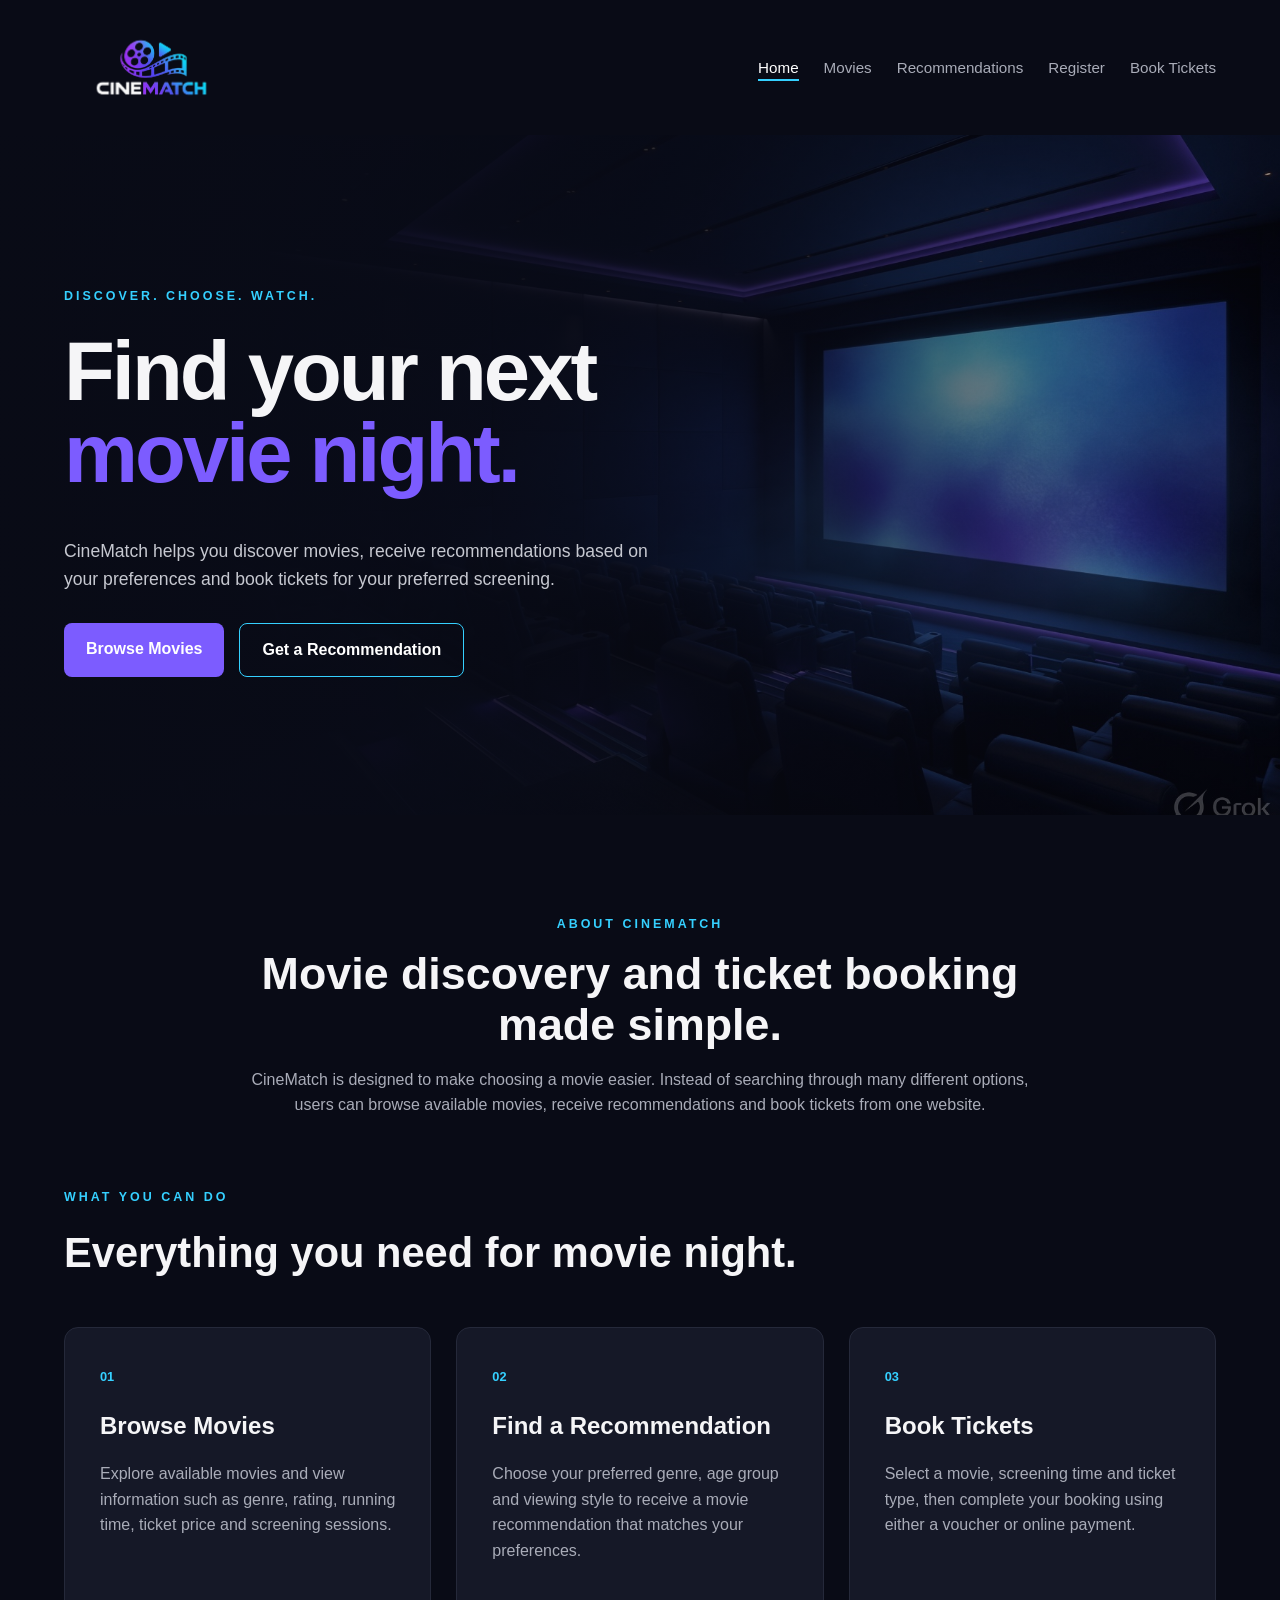
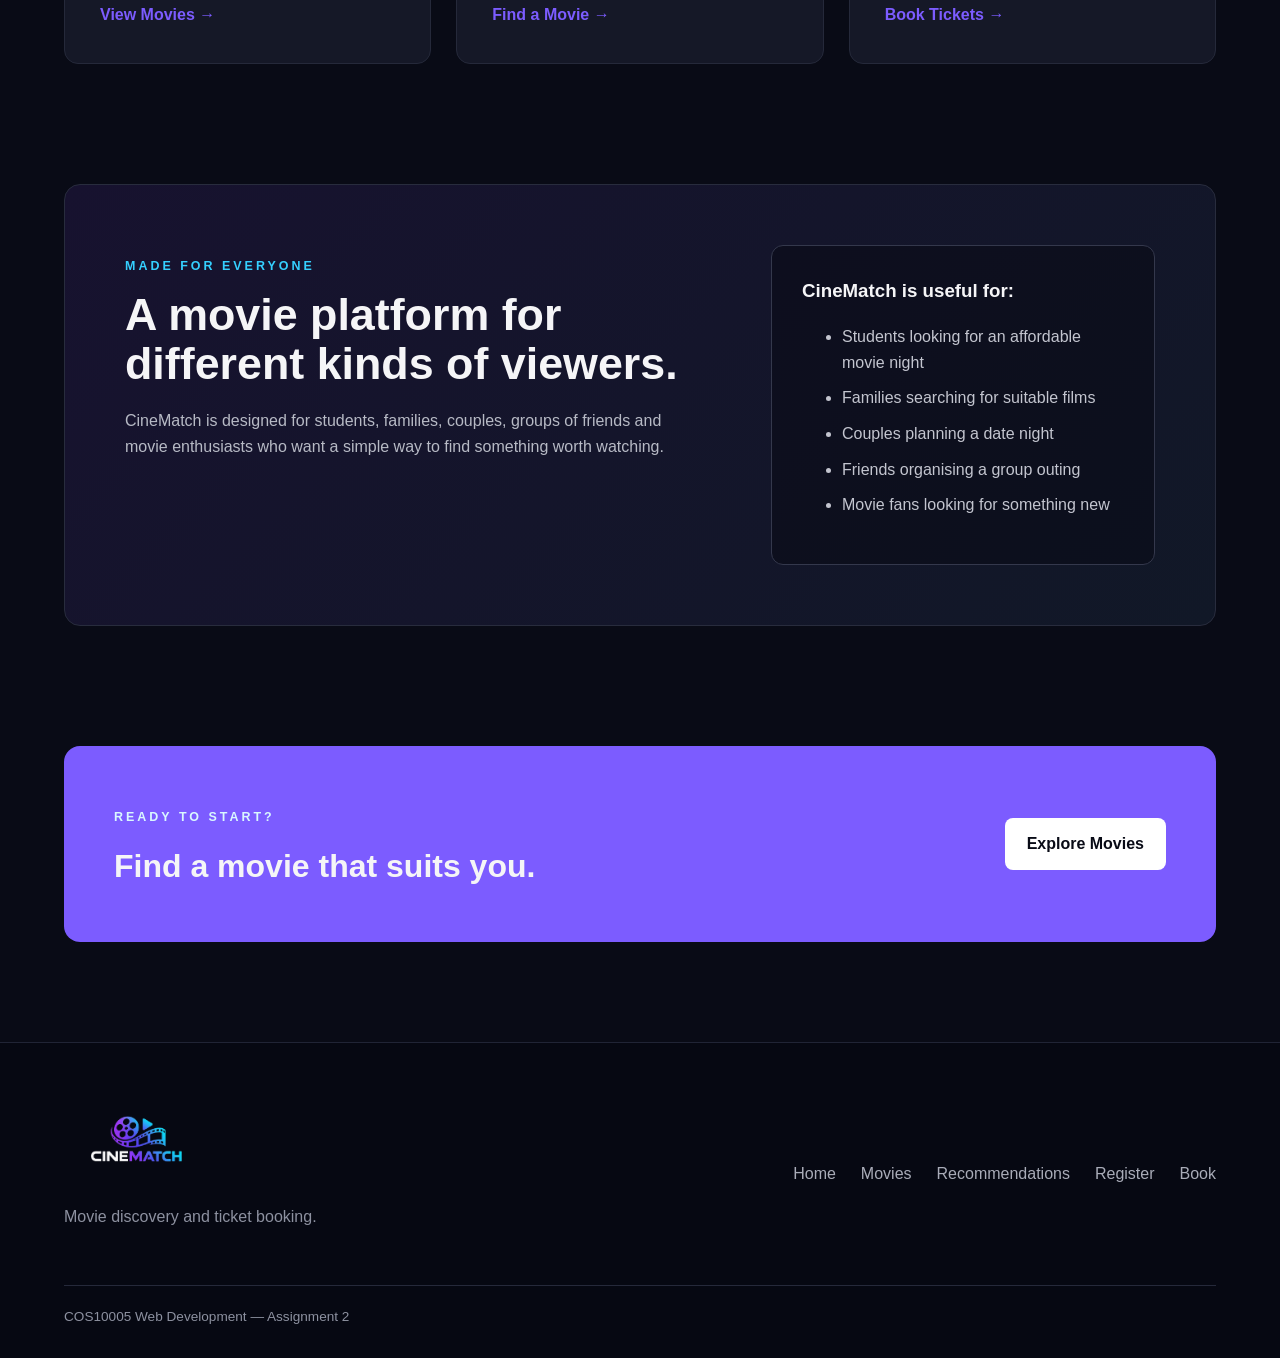
<file: assignment2/index.html>
<!DOCTYPE html>

<html lang="en">

<head>

    <meta charset="UTF-8">

    <meta name="viewport"
          content="width=device-width, initial-scale=1.0">

    <meta name="description"
          content="CineMatch movie discovery and ticket booking platform">

    <meta name="author"
          content="Mihin Premarathne">

    <title>CineMatch - Home</title>

    <link rel="stylesheet"
          href="css/style.css">

    <script src="js/script.js"
            defer></script>

</head>


<body>


    <header>

        <nav class="navbar">

            <a href="index.html"
               class="logo">

                <img src="images/logo.png"
                     alt="CineMatch logo">

            </a>


            <ul>

                <li>
                    <a href="index.html"
                       class="active">
                        Home
                    </a>
                </li>

                <li>
                    <a href="movies.html">
                        Movies
                    </a>
                </li>

                <li>
                    <a href="recommend.html">
                        Recommendations
                    </a>
                </li>

                <li>
                    <a href="register.html">
                        Register
                    </a>
                </li>

                <li>
                    <a href="booking.html">
                        Book Tickets
                    </a>
                </li>

            </ul>

        </nav>


        <section class="hero">

            <div class="hero-content">

                <p class="section-label">
                    DISCOVER. CHOOSE. WATCH.
                </p>

                <h1>
                    Find your next
                    <span>movie night.</span>
                </h1>

                <p class="hero-text">

                    CineMatch helps you discover movies,
                    receive recommendations based on your
                    preferences and book tickets for your
                    preferred screening.

                </p>


                <div class="hero-buttons">

                    <a href="movies.html"
                       class="primary-button">

                        Browse Movies

                    </a>


                    <a href="recommend.html"
                       class="secondary-button">

                        Get a Recommendation

                    </a>

                </div>

            </div>


            <div class="hero-image">

                <img src="images/hero.jpg"
                     alt="Cinema screen and seating">

            </div>

        </section>

    </header>



    <main>


        <section class="intro-section">

            <p class="section-label">
                ABOUT CINEMATCH
            </p>

            <h2>
                Movie discovery and ticket booking made simple.
            </h2>

            <p>

                CineMatch is designed to make choosing a movie
                easier. Instead of searching through many different
                options, users can browse available movies, receive
                recommendations and book tickets from one website.

            </p>

        </section>



        <section class="service-section">

            <div class="section-heading">

                <p class="section-label">
                    WHAT YOU CAN DO
                </p>

                <h2>
                    Everything you need for movie night.
                </h2>

            </div>


            <div class="service-grid">


                <article class="service-card">

                    <span>01</span>

                    <h3>
                        Browse Movies
                    </h3>

                    <p>

                        Explore available movies and view information
                        such as genre, rating, running time, ticket
                        price and screening sessions.

                    </p>

                    <a href="movies.html">
                        View Movies →
                    </a>

                </article>



                <article class="service-card">

                    <span>02</span>

                    <h3>
                        Find a Recommendation
                    </h3>

                    <p>

                        Choose your preferred genre, age group and
                        viewing style to receive a movie recommendation
                        that matches your preferences.

                    </p>

                    <a href="recommend.html">
                        Find a Movie →
                    </a>

                </article>



                <article class="service-card">

                    <span>03</span>

                    <h3>
                        Book Tickets
                    </h3>

                    <p>

                        Select a movie, screening time and ticket type,
                        then complete your booking using either a
                        voucher or online payment.

                    </p>

                    <a href="booking.html">
                        Book Tickets →
                    </a>

                </article>


            </div>

        </section>



        <section class="audience-section">


            <div class="audience-content">

                <p class="section-label">
                    MADE FOR EVERYONE
                </p>

                <h2>
                    A movie platform for different kinds of viewers.
                </h2>

                <p>

                    CineMatch is designed for students, families,
                    couples, groups of friends and movie enthusiasts
                    who want a simple way to find something worth
                    watching.

                </p>

            </div>


            <aside class="audience-list">

                <h3>
                    CineMatch is useful for:
                </h3>

                <ul>

                    <li>Students looking for an affordable movie night</li>

                    <li>Families searching for suitable films</li>

                    <li>Couples planning a date night</li>

                    <li>Friends organising a group outing</li>

                    <li>Movie fans looking for something new</li>

                </ul>

            </aside>


        </section>



        <section class="cta-section">

            <div>

                <p class="section-label">
                    READY TO START?
                </p>

                <h2>
                    Find a movie that suits you.
                </h2>

            </div>


            <a href="movies.html"
               class="primary-button">

                Explore Movies

            </a>

        </section>


    </main>



    <footer>

        <div class="footer-content">


            <div>

                <a href="index.html"
                   class="logo">

                    <img src="images/logo.png"
                         alt="CineMatch logo">

                </a>

                <p>
                    Movie discovery and ticket booking.
                </p>

            </div>


            <div class="footer-links">

                <a href="index.html">
                    Home
                </a>

                <a href="movies.html">
                    Movies
                </a>

                <a href="recommend.html">
                    Recommendations
                </a>

                <a href="register.html">
                    Register
                </a>

                <a href="booking.html">
                    Book
                </a>

            </div>


        </div>


        <hr>


        <p class="copyright">
            COS10005 Web Development — Assignment 2
        </p>

    </footer>


</body>

</html>
</file>
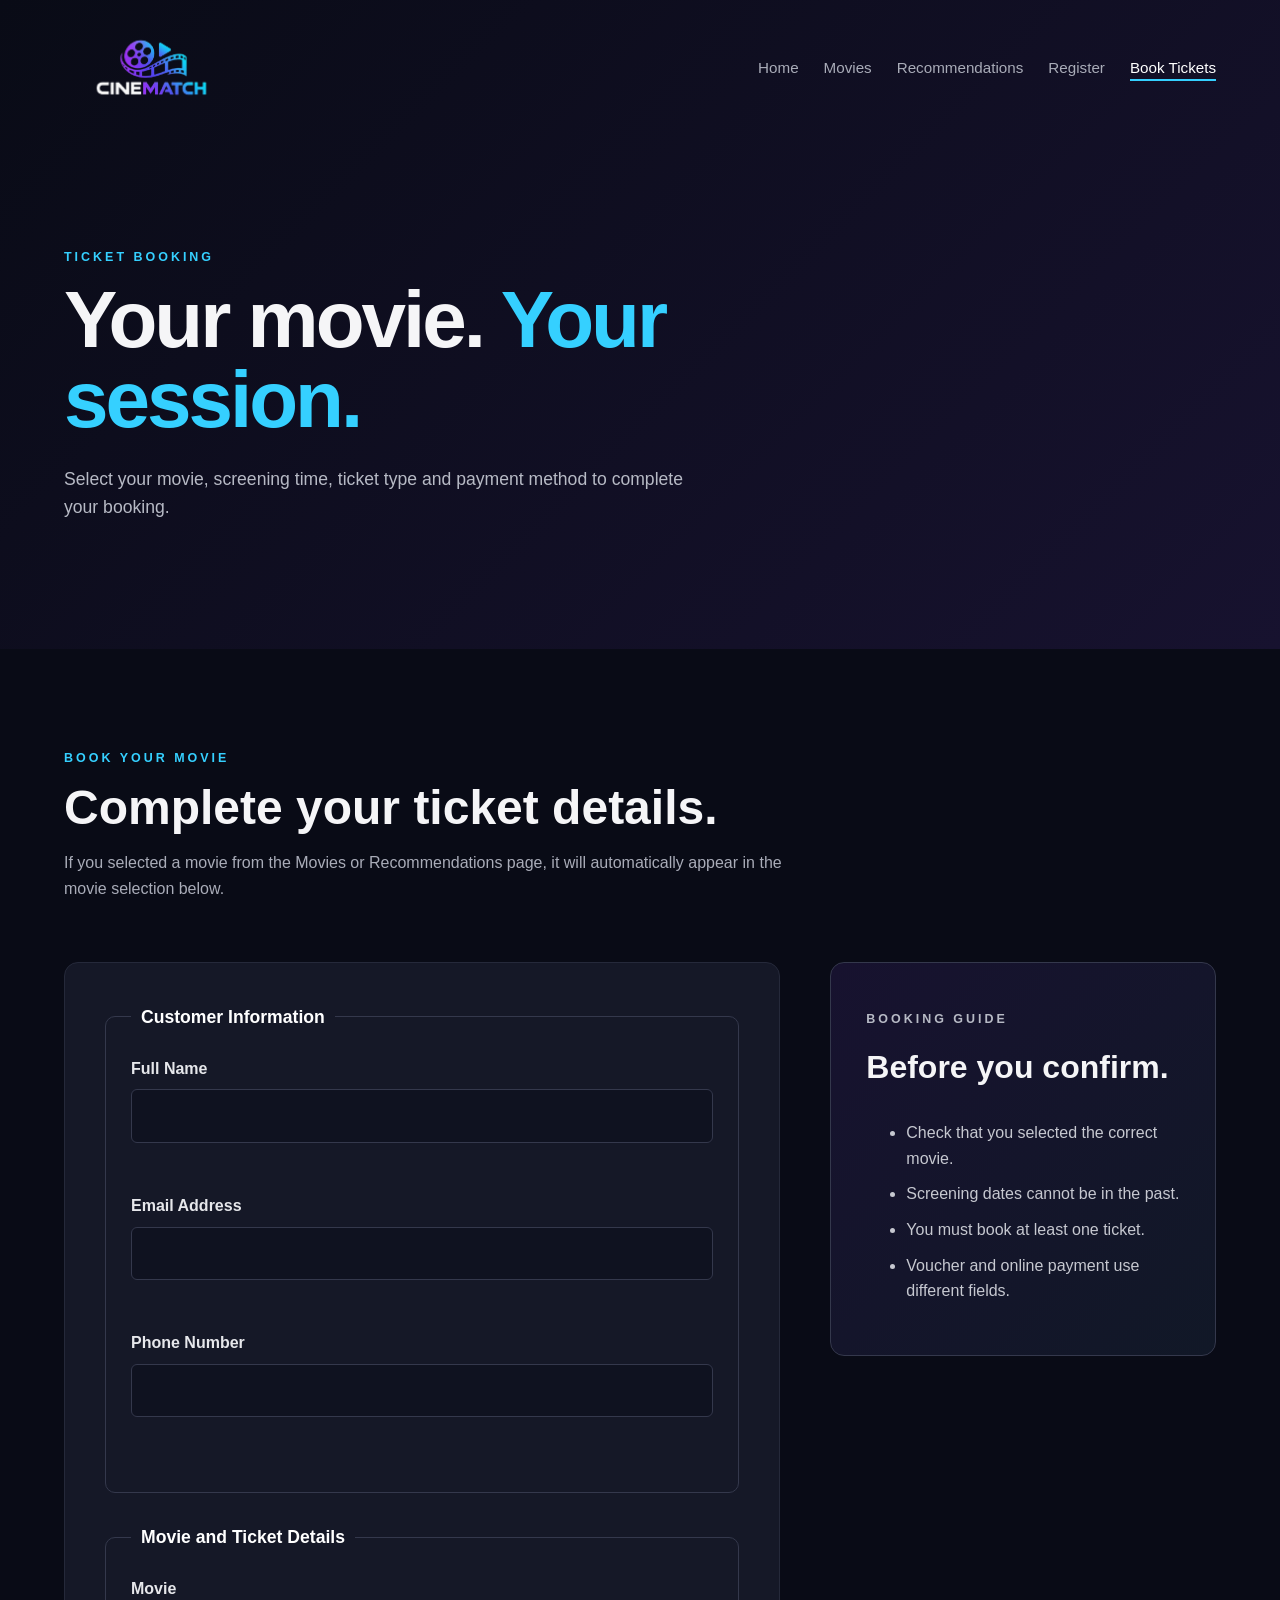
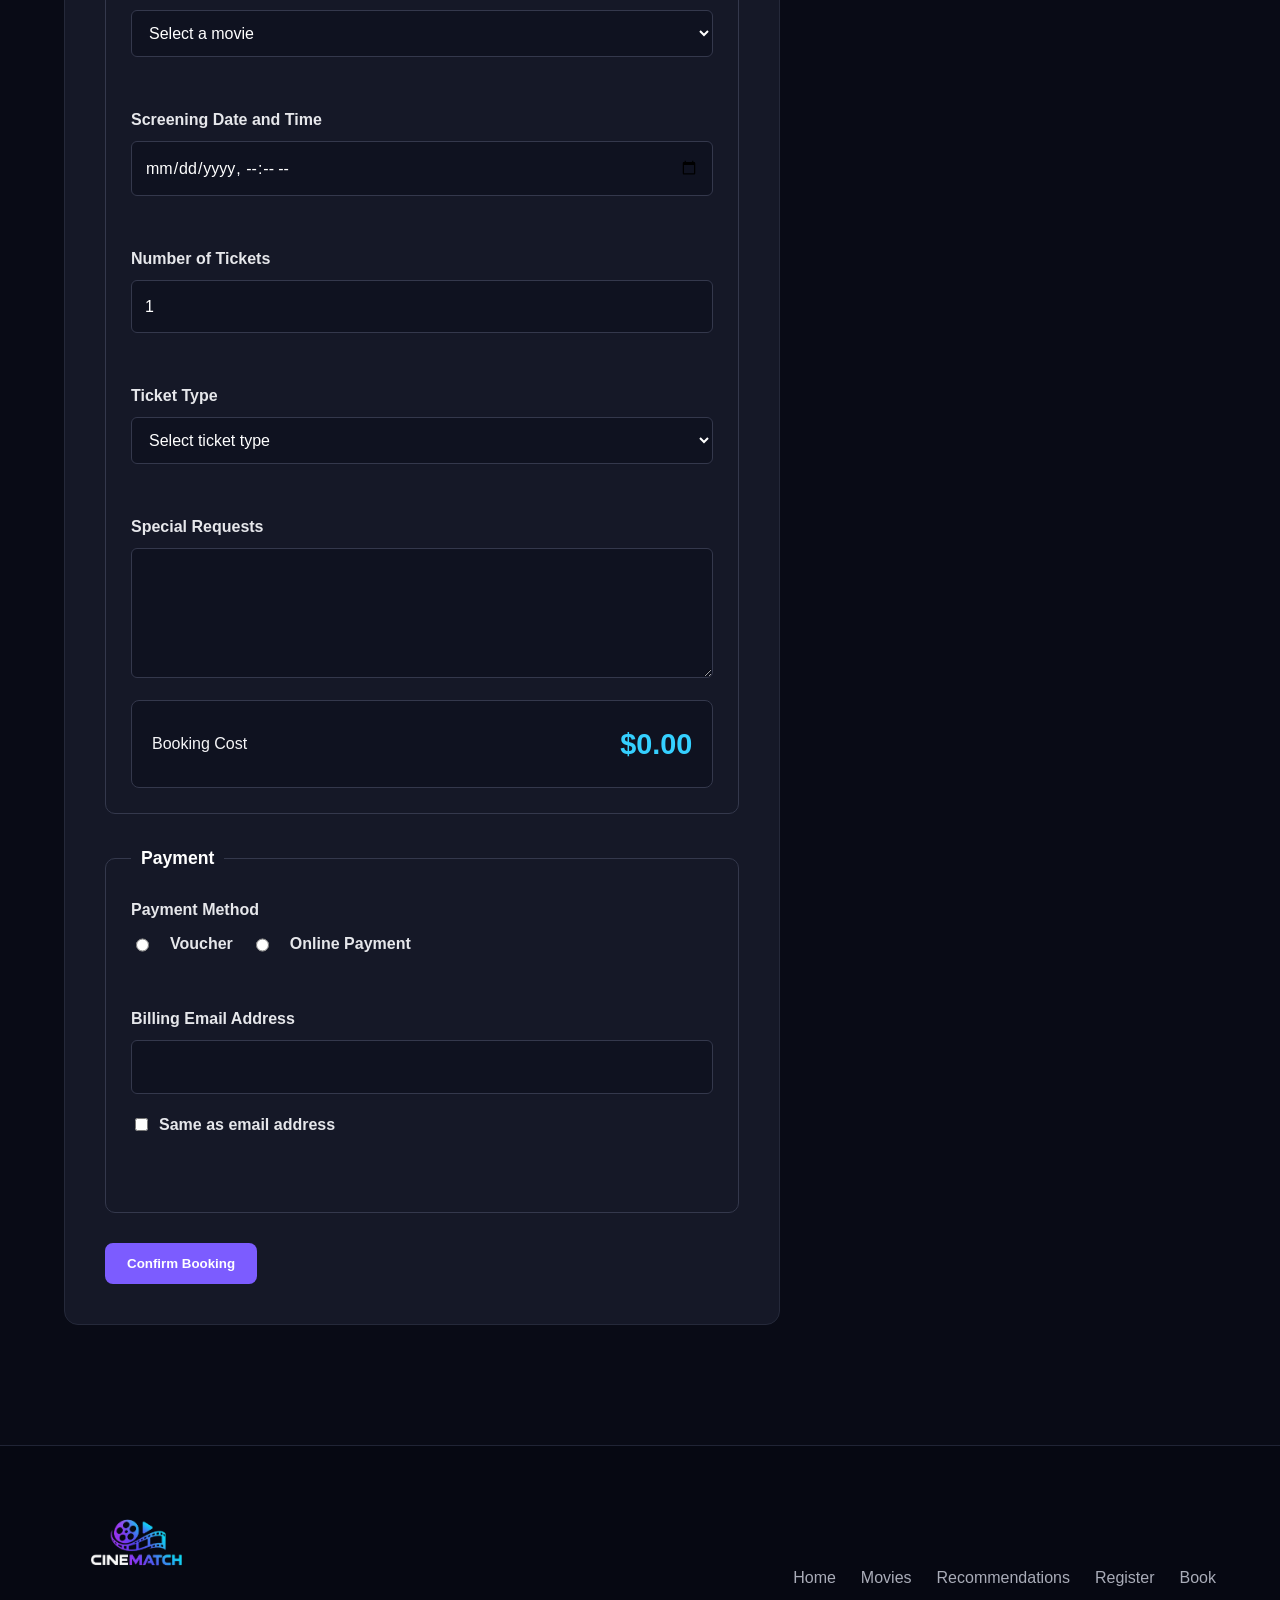
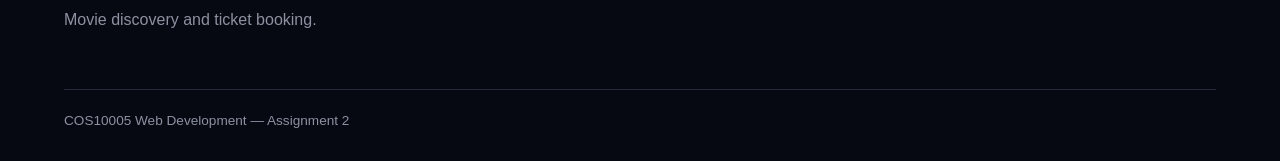
<file: assignment2/booking.html>
<!DOCTYPE html>

<html lang="en">

<head>

    <meta charset="UTF-8">

    <meta name="viewport"
          content="width=device-width, initial-scale=1.0">

    <meta name="description"
          content="Book movie tickets with CineMatch">

    <meta name="author"
          content="Mihin Premarathne">

    <title>CineMatch - Book Tickets</title>

    <link rel="stylesheet"
          href="css/style.css">

    <script src="js/script.js"
            defer></script>

</head>


<body>


    <header class="page-header">

        <nav class="navbar">

            <a href="index.html"
            class="logo">

                <img src="images/logo.png"
                    alt="CineMatch logo">

            </a>


            <ul>

                <li>
                    <a href="index.html">
                        Home
                    </a>
                </li>

                <li>
                    <a href="movies.html">
                        Movies
                    </a>
                </li>

                <li>
                    <a href="recommend.html">
                        Recommendations
                    </a>
                </li>

                <li>
                    <a href="register.html">
                        Register
                    </a>
                </li>

                <li>
                    <a href="booking.html"
                       class="active">
                        Book Tickets
                    </a>
                </li>

            </ul>

        </nav>


        <section class="page-hero">

            <p class="section-label">
                TICKET BOOKING
            </p>

            <h1>
                Your movie.
                <span>Your session.</span>
            </h1>

            <p>
                Select your movie, screening time, ticket type
                and payment method to complete your booking.
            </p>

        </section>

    </header>



    <main>


        <section class="form-intro">

            <p class="section-label">
                BOOK YOUR MOVIE
            </p>

            <h2>
                Complete your ticket details.
            </h2>

            <p>
                If you selected a movie from the Movies or
                Recommendations page, it will automatically
                appear in the movie selection below.
            </p>

        </section>



        <section class="booking-section">


            <form id="bookingForm"
                  class="main-form"
                  method="post"
                  action="http://mercury.swin.edu.au/it000000/cos10005/regtest.php"
                  novalidate>


                <fieldset>

                    <legend>
                        Customer Information
                    </legend>



                    <div class="form-group">

                        <label for="bookingName">
                            Full Name
                        </label>

                        <input type="text"
                               id="bookingName"
                               name="fullName">

                        <span class="error-message"
                              id="bookingNameError">
                        </span>

                    </div>



                    <div class="form-group">

                        <label for="bookingEmail">
                            Email Address
                        </label>

                        <input type="email"
                               id="bookingEmail"
                               name="email">

                        <span class="error-message"
                              id="bookingEmailError">
                        </span>

                    </div>



                    <div class="form-group">

                        <label for="bookingPhone">
                            Phone Number
                        </label>

                        <input type="text"
                               id="bookingPhone"
                               name="phone">

                        <span class="error-message"
                              id="bookingPhoneError">
                        </span>

                    </div>


                </fieldset>



                <fieldset>

                    <legend>
                        Movie and Ticket Details
                    </legend>



                    <div class="form-group">

                        <label for="movieSelect">
                            Movie
                        </label>

                        <select id="movieSelect"
                                name="movie">

                            <option value="">
                                Select a movie
                            </option>

                            <option value="Neon Pursuit">
                                Neon Pursuit
                            </option>

                            <option value="Side Quest">
                                Side Quest
                            </option>

                            <option value="Star Garden">
                                Star Garden
                            </option>

                            <option value="Paper Moons">
                                Paper Moons
                            </option>

                            <option value="Skybound">
                                Skybound
                            </option>

                            <option value="Weekend Reset">
                                Weekend Reset
                            </option>

                        </select>

                        <span class="error-message"
                              id="movieError">
                        </span>

                    </div>



                    <div class="form-group">

                        <label for="screeningDateTime">
                            Screening Date and Time
                        </label>

                        <input type="datetime-local"
                               id="screeningDateTime"
                               name="screeningDateTime">

                        <span class="error-message"
                              id="screeningError">
                        </span>

                    </div>



                    <div class="form-group">

                        <label for="ticketQuantity">
                            Number of Tickets
                        </label>

                        <input type="number"
                               id="ticketQuantity"
                               name="ticketQuantity"
                               min="1"
                               value="1">

                        <span class="error-message"
                              id="ticketQuantityError">
                        </span>

                    </div>



                    <div class="form-group">

                        <label for="ticketType">
                            Ticket Type
                        </label>

                        <select id="ticketType"
                                name="ticketType">

                            <option value="">
                                Select ticket type
                            </option>

                            <option value="Adult">
                                Adult
                            </option>

                            <option value="Child">
                                Child
                            </option>

                            <option value="Student">
                                Student
                            </option>

                        </select>

                        <span class="error-message"
                              id="ticketTypeError">
                        </span>

                    </div>



                    <div class="form-group">

                        <label for="specialRequests">
                            Special Requests
                        </label>

                        <textarea id="specialRequests"
                                  name="specialRequests"
                                  rows="4"
                                  placeholder="Optional">
                        </textarea>

                    </div>



                    <div class="booking-cost">

                        <span>
                            Booking Cost
                        </span>

                        <strong id="bookingCost">
                            $0.00
                        </strong>

                    </div>


                </fieldset>



                <fieldset>

                    <legend>
                        Payment
                    </legend>



                    <div class="form-group">

                        <span class="form-label">
                            Payment Method
                        </span>


                        <div class="option-group">

                            <input type="radio"
                                   id="paymentVoucher"
                                   name="paymentMethod"
                                   value="Voucher">

                            <label for="paymentVoucher">
                                Voucher
                            </label>


                            <input type="radio"
                                   id="paymentOnline"
                                   name="paymentMethod"
                                   value="Online">

                            <label for="paymentOnline">
                                Online Payment
                            </label>

                        </div>


                        <span class="error-message"
                              id="paymentMethodError">
                        </span>

                    </div>



                    <div id="voucherFields"
                         class="conditional-fields"
                         hidden>


                        <div class="form-group">

                            <label for="voucherCode">
                                Voucher Code
                            </label>

                            <input type="text"
                                   id="voucherCode"
                                   name="voucherCode"
                                   maxlength="12">

                            <span class="form-hint">
                                Enter the 12-digit voucher code.
                            </span>

                        </div>


                    </div>



                    <div id="cardFields"
                         class="conditional-fields"
                         hidden>


                        <div class="form-group">

                            <label for="cardType">
                                Card Type
                            </label>

                            <select id="cardType"
                                    name="cardType">

                                <option value="">
                                    Select card type
                                </option>

                                <option value="Visa">
                                    Visa
                                </option>

                                <option value="Mastercard">
                                    Mastercard
                                </option>

                                <option value="Amex">
                                    American Express
                                </option>

                            </select>

                            <span class="error-message"
                                  id="cardTypeError">
                            </span>

                        </div>



                        <div class="form-group">

                            <label for="cardNumber">
                                Card Number
                            </label>

                            <input type="text"
                                   id="cardNumber"
                                   name="cardNumber"
                                   autocomplete="off">


                            <span class="error-message"
                                  id="cardNumberError">
                            </span>

                        </div>


                    </div>



                    <div class="form-group">

                        <label for="billingEmail">
                            Billing Email Address
                        </label>

                        <input type="email"
                               id="billingEmail"
                               name="billingEmail">


                        <div class="single-checkbox">

                            <input type="checkbox"
                                   id="sameEmail"
                                   name="sameEmail">

                            <label for="sameEmail">
                                Same as email address
                            </label>

                        </div>


                        <span class="error-message"
                              id="billingEmailError">
                        </span>

                    </div>


                </fieldset>



                <div class="form-button">

                    <input type="submit"
                           value="Confirm Booking"
                           class="primary-button">

                </div>


            </form>



            <aside class="booking-summary">

                <p class="section-label">
                    BOOKING GUIDE
                </p>

                <h2>
                    Before you confirm.
                </h2>

                <ul>

                    <li>
                        Check that you selected the correct movie.
                    </li>

                    <li>
                        Screening dates cannot be in the past.
                    </li>

                    <li>
                        You must book at least one ticket.
                    </li>

                    <li>
                        Voucher and online payment use different fields.
                    </li>

                </ul>

            </aside>


        </section>


    </main>



    <footer>

        <div class="footer-content">


            <div>

                <a href="index.html"
                class="logo">

                    <img src="images/logo.png"
                        alt="CineMatch logo">

                </a>

                <p>
                    Movie discovery and ticket booking.
                </p>

            </div>


            <div class="footer-links">

                <a href="index.html">
                    Home
                </a>

                <a href="movies.html">
                    Movies
                </a>

                <a href="recommend.html">
                    Recommendations
                </a>

                <a href="register.html">
                    Register
                </a>

                <a href="booking.html">
                    Book
                </a>

            </div>


        </div>


        <hr>


        <p class="copyright">
            COS10005 Web Development — Assignment 2
        </p>

    </footer>


</body>

</html>
</file>
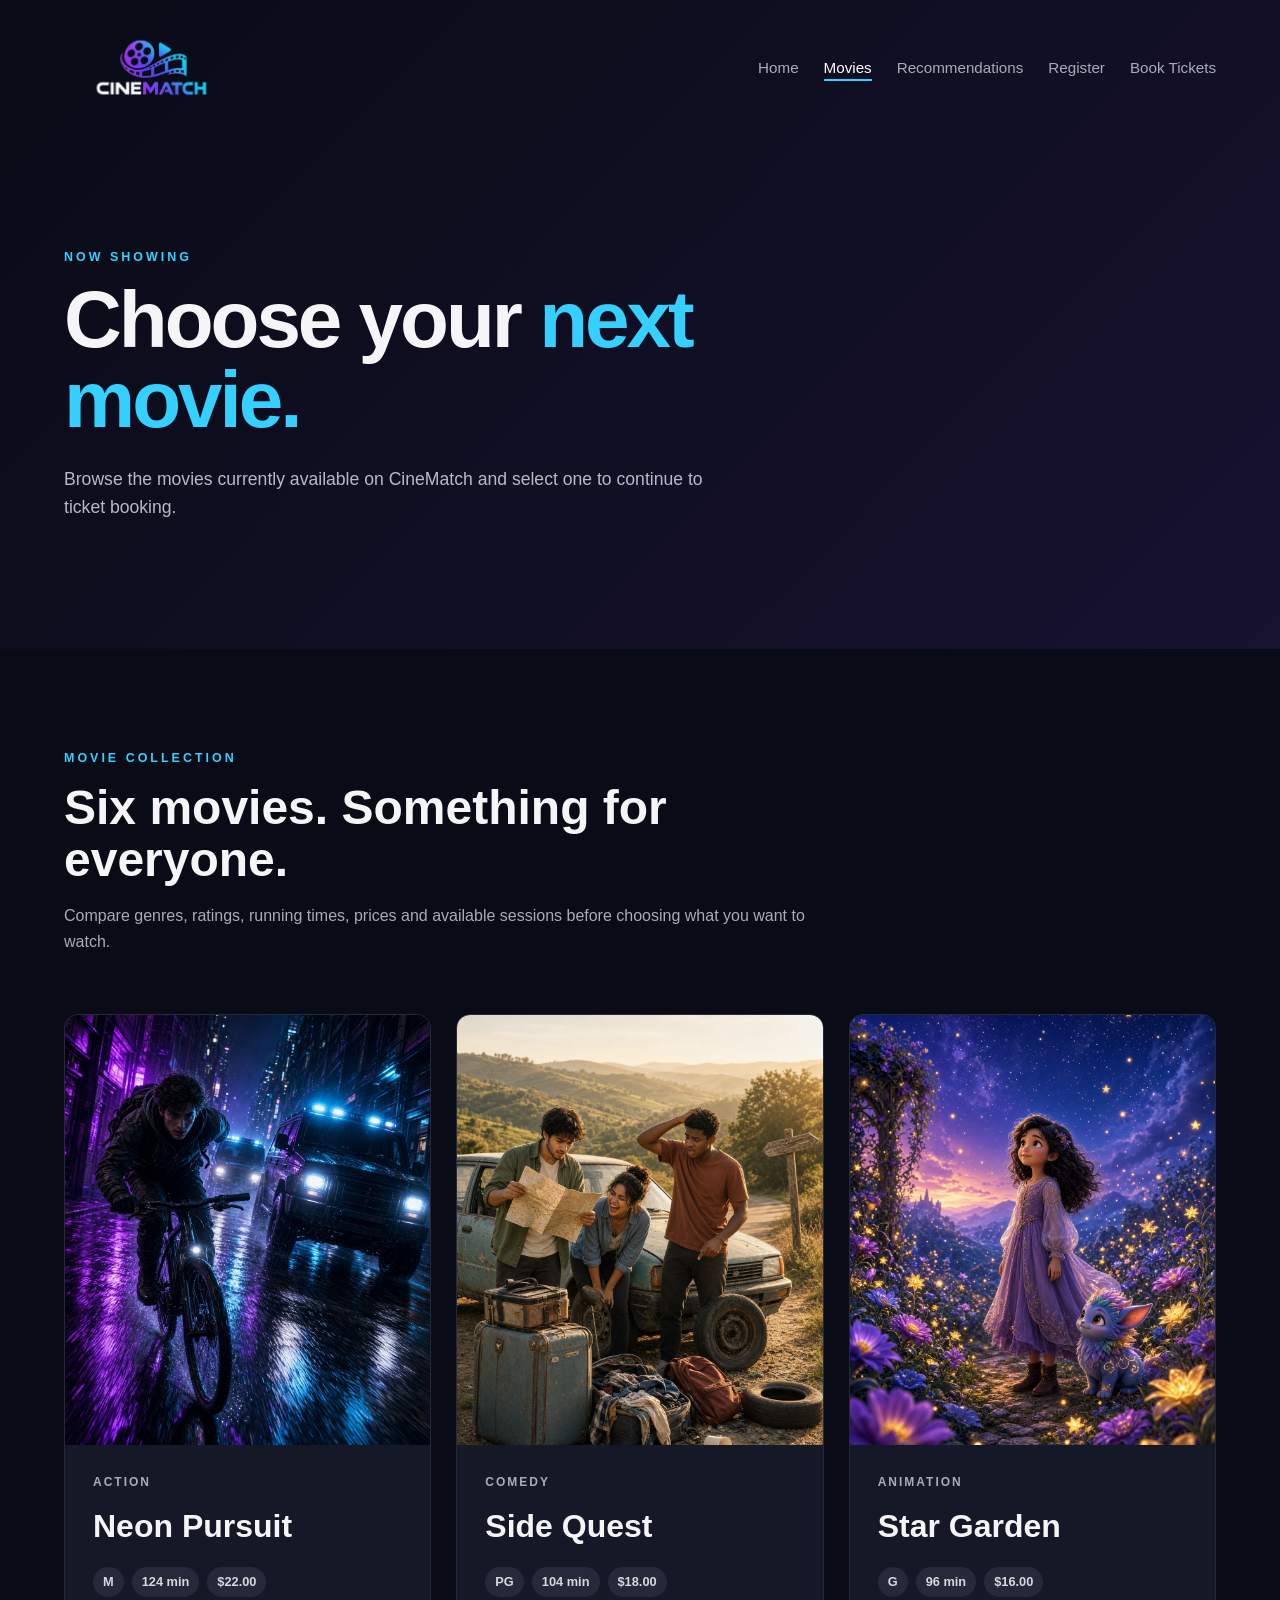
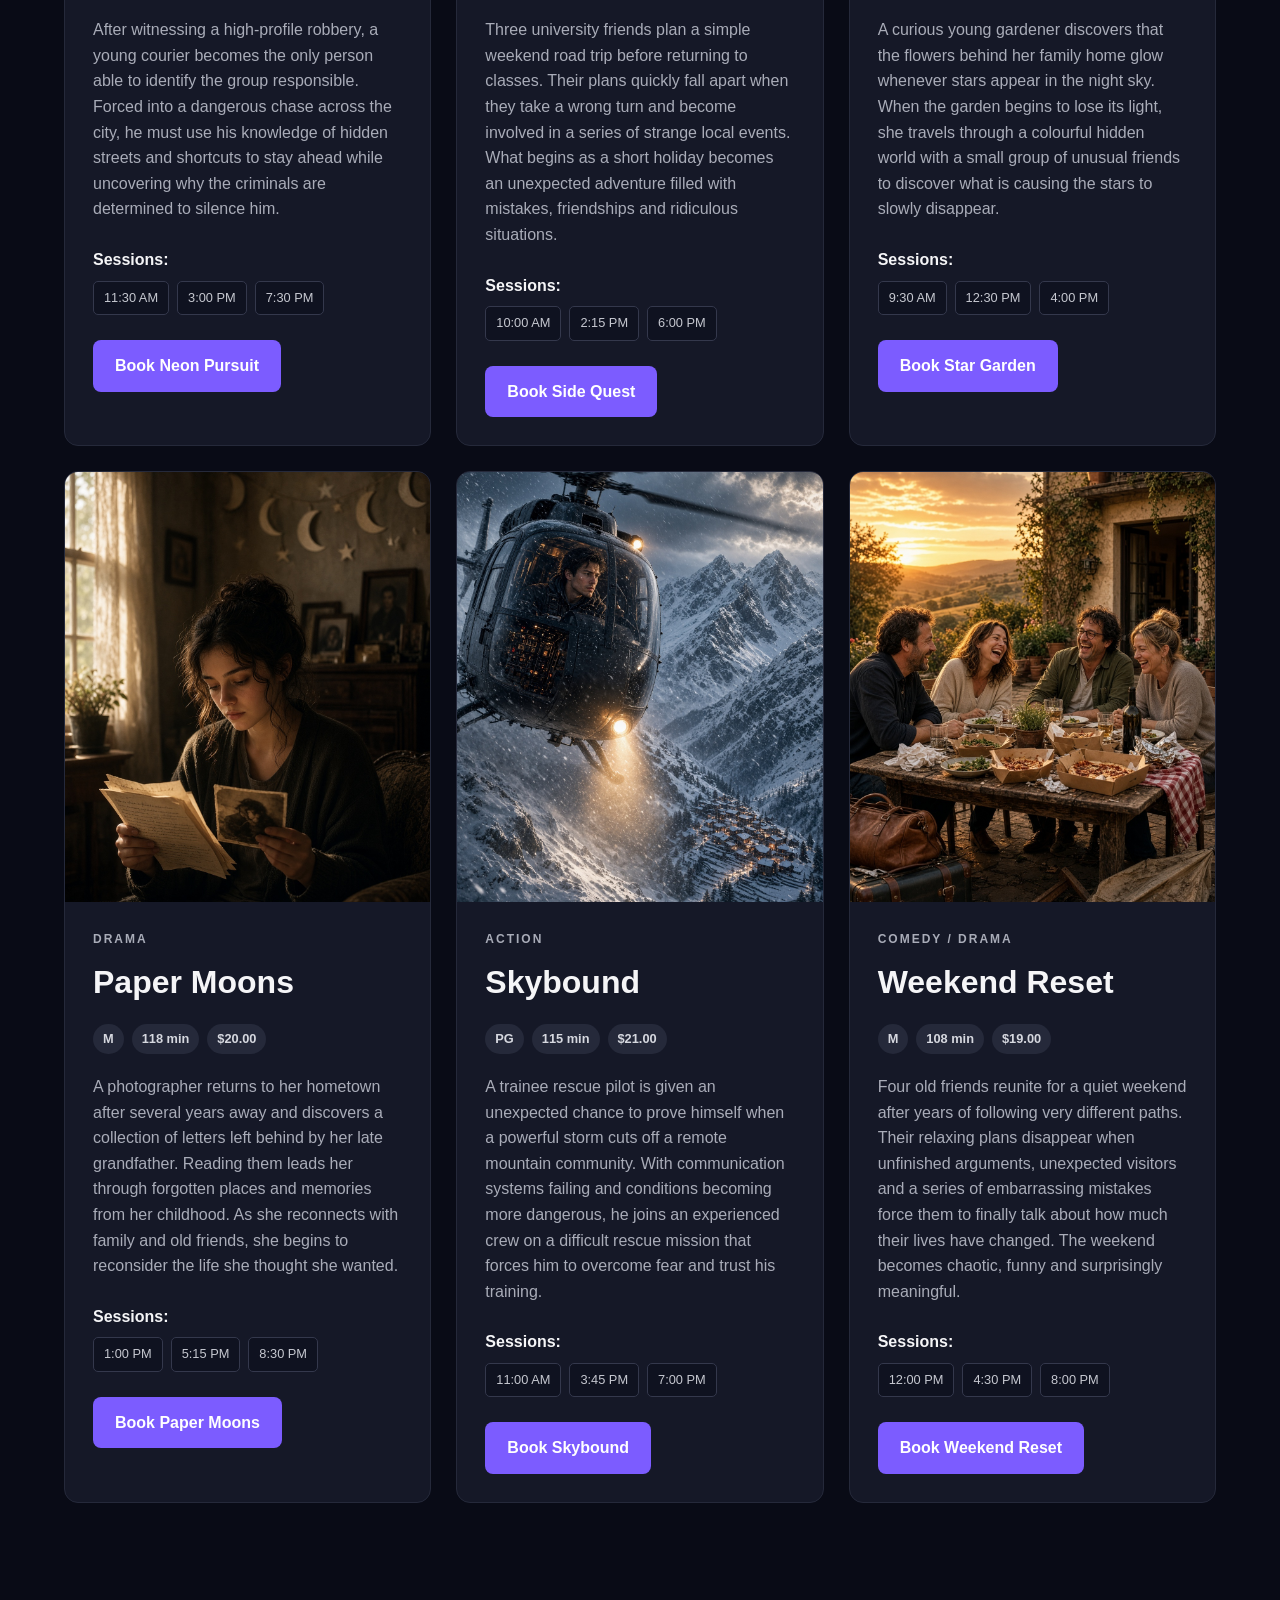
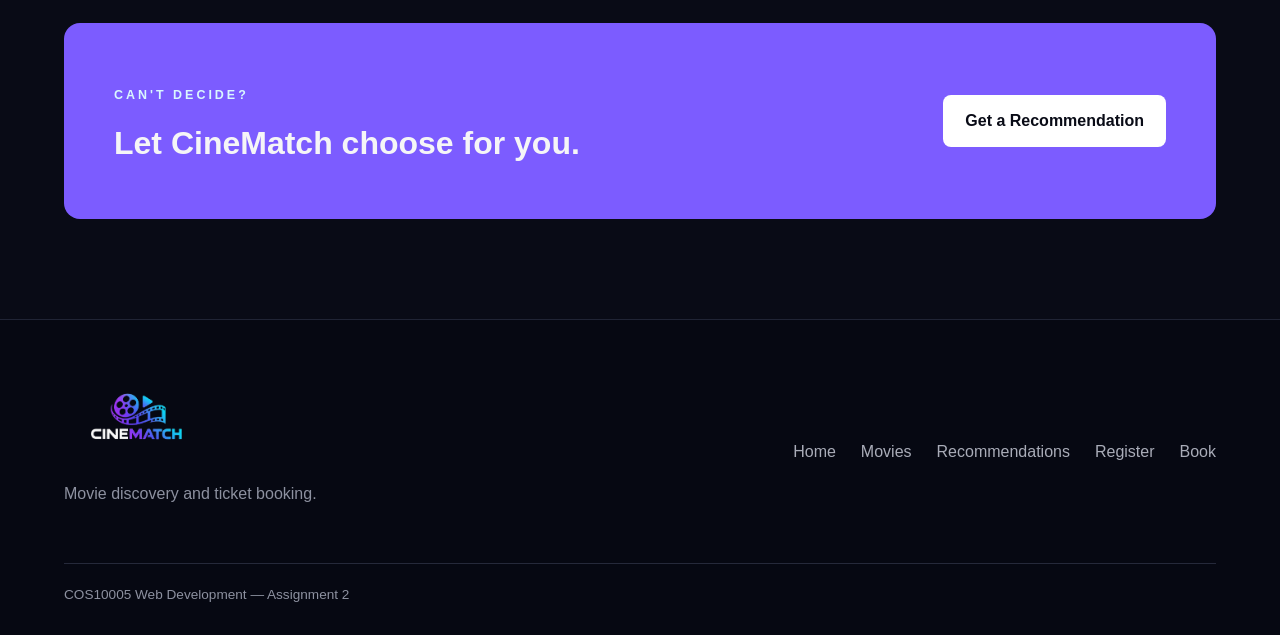
<file: assignment2/movies.html>
<!DOCTYPE html>

<html lang="en">

<head>

    <meta charset="UTF-8">

    <meta name="viewport"
          content="width=device-width, initial-scale=1.0">

    <meta name="description"
          content="Browse movies available on CineMatch">

    <meta name="author"
          content="Mihin Premarathne">

    <title>CineMatch - Movies</title>

    <link rel="stylesheet"
          href="css/style.css">

    <script src="js/script.js"
            defer></script>

</head>


<body>


    <header class="page-header">

        <nav class="navbar">

            <a href="index.html"
            class="logo">
                <img src="images/logo.png"
                    alt="CineMatch logo">
            </a>


            <ul>

                <li>
                    <a href="index.html">
                        Home
                    </a>
                </li>

                <li>
                    <a href="movies.html"
                       class="active">
                        Movies
                    </a>
                </li>

                <li>
                    <a href="recommend.html">
                        Recommendations
                    </a>
                </li>

                <li>
                    <a href="register.html">
                        Register
                    </a>
                </li>

                <li>
                    <a href="booking.html">
                        Book Tickets
                    </a>
                </li>

            </ul>

        </nav>


        <section class="page-hero">

            <p class="section-label">
                NOW SHOWING
            </p>

            <h1>
                Choose your
                <span>next movie.</span>
            </h1>

            <p>
                Browse the movies currently available on CineMatch
                and select one to continue to ticket booking.
            </p>

        </section>

    </header>



    <main>


        <section class="movies-intro">

            <p class="section-label">
                MOVIE COLLECTION
            </p>

            <h2>
                Six movies. Something for everyone.
            </h2>

            <p>
                Compare genres, ratings, running times, prices and
                available sessions before choosing what you want to watch.
            </p>

        </section>



        <section class="movie-grid">


            <article class="movie-card">

                <img src="images/movie1.jpg"
                     alt="Poster for Neon Pursuit">

                <div class="movie-content">

                    <p class="movie-genre">
                        ACTION
                    </p>

                    <h2>
                        Neon Pursuit
                    </h2>


                    <div class="movie-details">

                        <span>M</span>
                        <span>124 min</span>
                        <span>$22.00</span>

                    </div>


                    <p>
                        After witnessing a high-profile robbery, a young
                        courier becomes the only person able to identify
                        the group responsible. Forced into a dangerous
                        chase across the city, he must use his knowledge
                        of hidden streets and shortcuts to stay ahead
                        while uncovering why the criminals are determined
                        to silence him.
                    </p>


                    <div class="sessions">

                        <strong>Sessions:</strong>

                        <span>11:30 AM</span>
                        <span>3:00 PM</span>
                        <span>7:30 PM</span>

                    </div>


                    <a href="booking.html?movie=Neon%20Pursuit"
                       class="primary-button">

                        Book Neon Pursuit

                    </a>

                </div>

            </article>



            <article class="movie-card">

                <img src="images/movie2.jpg"
                     alt="Poster for Side Quest">

                <div class="movie-content">

                    <p class="movie-genre">
                        COMEDY
                    </p>

                    <h2>
                        Side Quest
                    </h2>


                    <div class="movie-details">

                        <span>PG</span>
                        <span>104 min</span>
                        <span>$18.00</span>

                    </div>


                    <p>
                        Three university friends plan a simple weekend
                        road trip before returning to classes. Their plans
                        quickly fall apart when they take a wrong turn
                        and become involved in a series of strange local
                        events. What begins as a short holiday becomes
                        an unexpected adventure filled with mistakes,
                        friendships and ridiculous situations.
                    </p>


                    <div class="sessions">

                        <strong>Sessions:</strong>

                        <span>10:00 AM</span>
                        <span>2:15 PM</span>
                        <span>6:00 PM</span>

                    </div>


                    <a href="booking.html?movie=Side%20Quest"
                       class="primary-button">

                        Book Side Quest

                    </a>

                </div>

            </article>



            <article class="movie-card">

                <img src="images/movie3.jpg"
                     alt="Poster for Star Garden">

                <div class="movie-content">

                    <p class="movie-genre">
                        ANIMATION
                    </p>

                    <h2>
                        Star Garden
                    </h2>


                    <div class="movie-details">

                        <span>G</span>
                        <span>96 min</span>
                        <span>$16.00</span>

                    </div>


                    <p>
                        A curious young gardener discovers that the
                        flowers behind her family home glow whenever
                        stars appear in the night sky. When the garden
                        begins to lose its light, she travels through a
                        colourful hidden world with a small group of
                        unusual friends to discover what is causing the
                        stars to slowly disappear.
                    </p>


                    <div class="sessions">

                        <strong>Sessions:</strong>

                        <span>9:30 AM</span>
                        <span>12:30 PM</span>
                        <span>4:00 PM</span>

                    </div>


                    <a href="booking.html?movie=Star%20Garden"
                       class="primary-button">

                        Book Star Garden

                    </a>

                </div>

            </article>



            <article class="movie-card">

                <img src="images/movie4.jpg"
                     alt="Poster for Paper Moons">

                <div class="movie-content">

                    <p class="movie-genre">
                        DRAMA
                    </p>

                    <h2>
                        Paper Moons
                    </h2>


                    <div class="movie-details">

                        <span>M</span>
                        <span>118 min</span>
                        <span>$20.00</span>

                    </div>


                    <p>
                        A photographer returns to her hometown after
                        several years away and discovers a collection
                        of letters left behind by her late grandfather.
                        Reading them leads her through forgotten places
                        and memories from her childhood. As she reconnects
                        with family and old friends, she begins to reconsider
                        the life she thought she wanted.
                    </p>


                    <div class="sessions">

                        <strong>Sessions:</strong>

                        <span>1:00 PM</span>
                        <span>5:15 PM</span>
                        <span>8:30 PM</span>

                    </div>


                    <a href="booking.html?movie=Paper%20Moons"
                       class="primary-button">

                        Book Paper Moons

                    </a>

                </div>

            </article>



            <article class="movie-card">

                <img src="images/movie5.jpg"
                     alt="Poster for Skybound">

                <div class="movie-content">

                    <p class="movie-genre">
                        ACTION
                    </p>

                    <h2>
                        Skybound
                    </h2>


                    <div class="movie-details">

                        <span>PG</span>
                        <span>115 min</span>
                        <span>$21.00</span>

                    </div>


                    <p>
                        A trainee rescue pilot is given an unexpected
                        chance to prove himself when a powerful storm
                        cuts off a remote mountain community. With
                        communication systems failing and conditions
                        becoming more dangerous, he joins an experienced
                        crew on a difficult rescue mission that forces
                        him to overcome fear and trust his training.
                    </p>


                    <div class="sessions">

                        <strong>Sessions:</strong>

                        <span>11:00 AM</span>
                        <span>3:45 PM</span>
                        <span>7:00 PM</span>

                    </div>


                    <a href="booking.html?movie=Skybound"
                       class="primary-button">

                        Book Skybound

                    </a>

                </div>

            </article>



            <article class="movie-card">

                <img src="images/movie6.jpg"
                     alt="Poster for Weekend Reset">

                <div class="movie-content">

                    <p class="movie-genre">
                        COMEDY / DRAMA
                    </p>

                    <h2>
                        Weekend Reset
                    </h2>


                    <div class="movie-details">

                        <span>M</span>
                        <span>108 min</span>
                        <span>$19.00</span>

                    </div>


                    <p>
                        Four old friends reunite for a quiet weekend
                        after years of following very different paths.
                        Their relaxing plans disappear when unfinished
                        arguments, unexpected visitors and a series of
                        embarrassing mistakes force them to finally talk
                        about how much their lives have changed. The
                        weekend becomes chaotic, funny and surprisingly
                        meaningful.
                    </p>


                    <div class="sessions">

                        <strong>Sessions:</strong>

                        <span>12:00 PM</span>
                        <span>4:30 PM</span>
                        <span>8:00 PM</span>

                    </div>


                    <a href="booking.html?movie=Weekend%20Reset"
                       class="primary-button">

                        Book Weekend Reset

                    </a>

                </div>

            </article>


        </section>



        <section class="cta-section">

            <div>

                <p class="section-label">
                    CAN'T DECIDE?
                </p>

                <h2>
                    Let CineMatch choose for you.
                </h2>

            </div>


            <a href="recommend.html"
               class="primary-button">

                Get a Recommendation

            </a>

        </section>


    </main>



    <footer>

        <div class="footer-content">


            <div>

                <a href="index.html"
                class="logo">

                    <img src="images/logo.png"
                        alt="CineMatch logo">

                </a>

                <p>
                    Movie discovery and ticket booking.
                </p>

            </div>


            <div class="footer-links">

                <a href="index.html">
                    Home
                </a>

                <a href="movies.html">
                    Movies
                </a>

                <a href="recommend.html">
                    Recommendations
                </a>

                <a href="register.html">
                    Register
                </a>

                <a href="booking.html">
                    Book
                </a>

            </div>


        </div>


        <hr>


        <p class="copyright">
            COS10005 Web Development — Assignment 2
        </p>

    </footer>


</body>

</html>
</file>
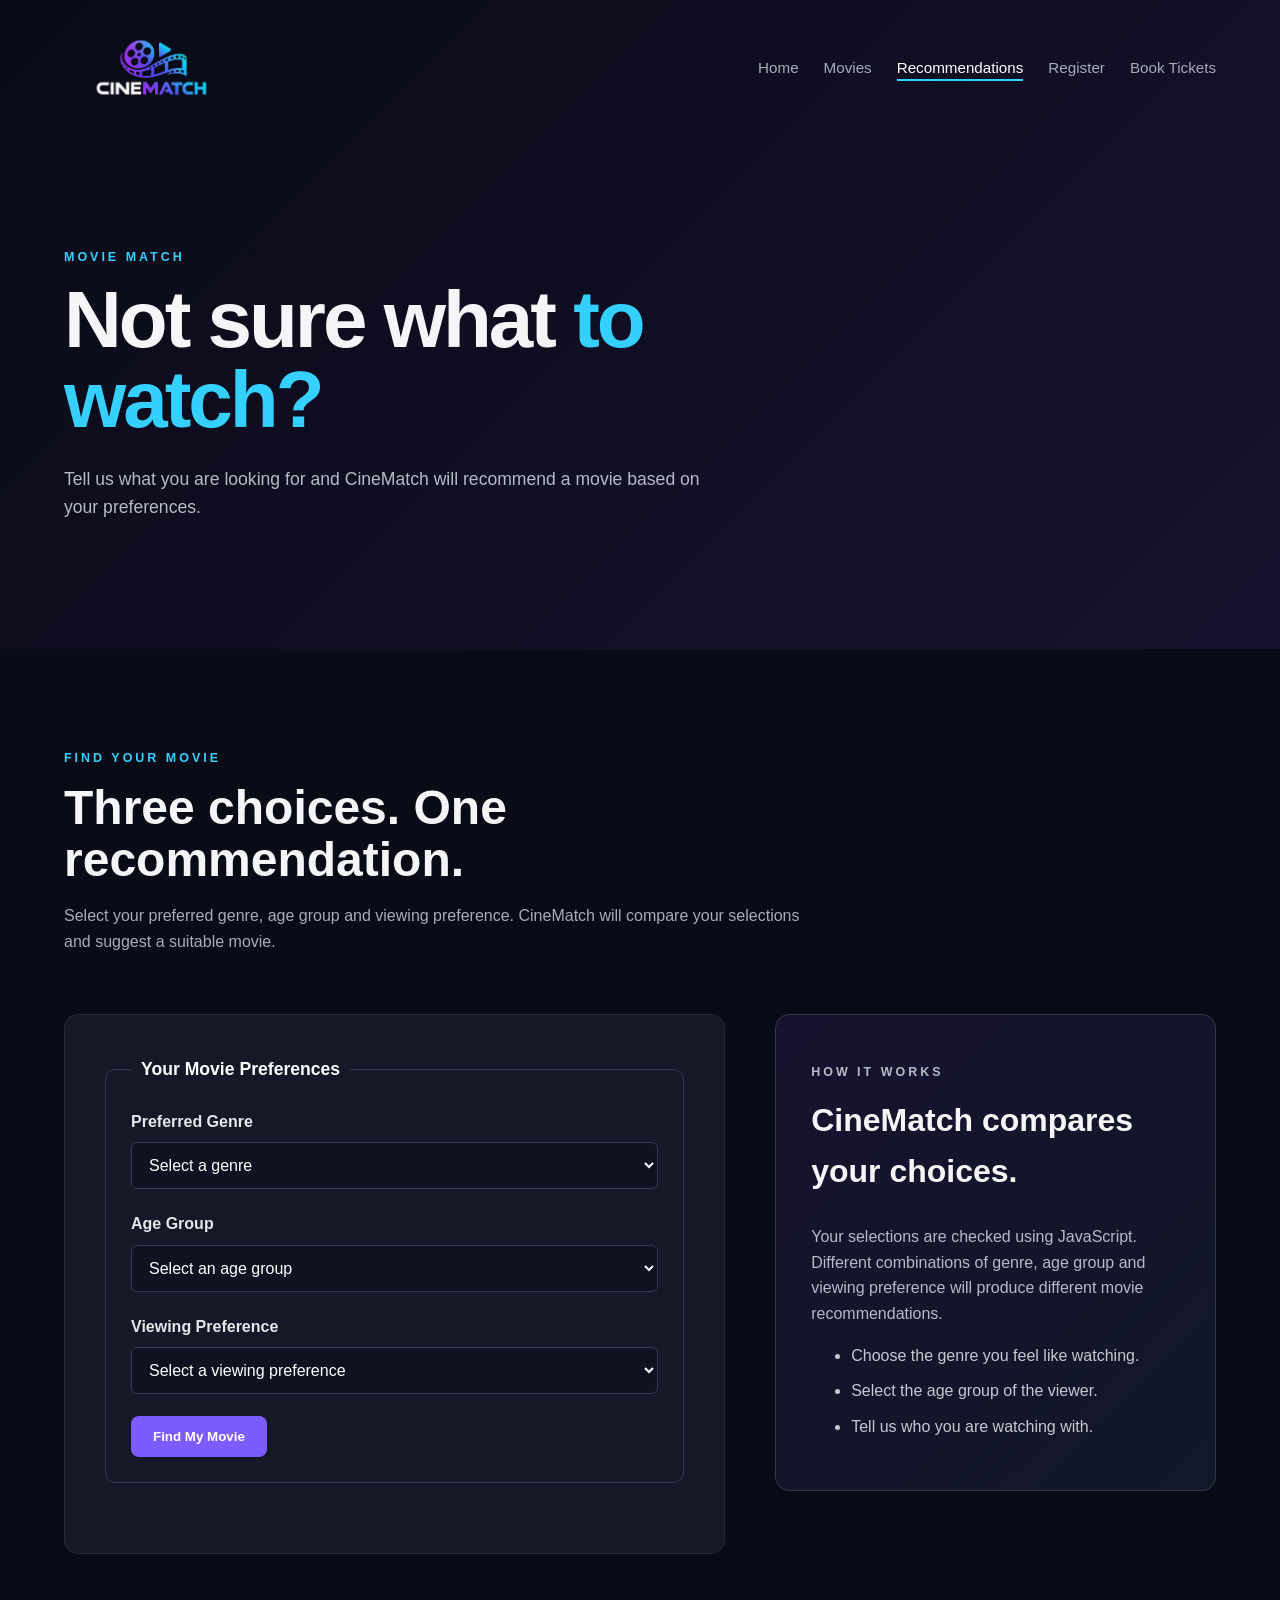
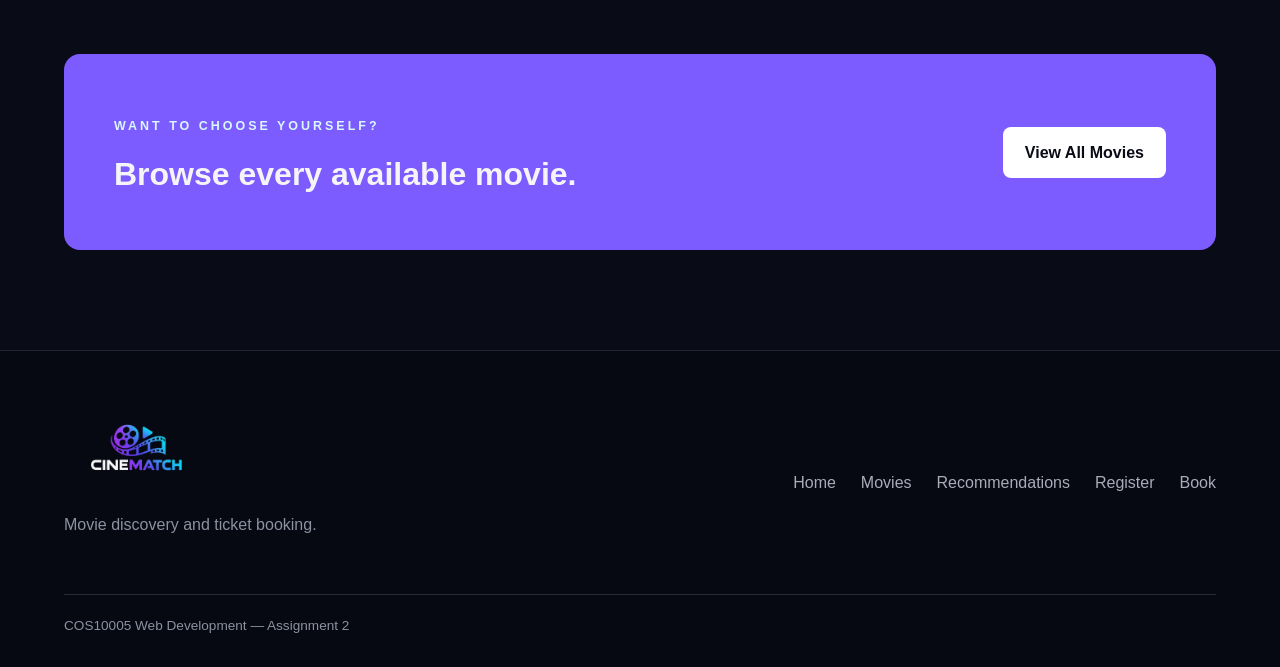
<file: assignment2/recommend.html>
<!DOCTYPE html>

<html lang="en">

<head>

    <meta charset="UTF-8">

    <meta name="viewport"
          content="width=device-width, initial-scale=1.0">

    <meta name="description"
          content="Get a personalised movie recommendation from CineMatch">

    <meta name="author"
          content="Mihin Premarathne">

    <title>CineMatch - Recommendations</title>

    <link rel="stylesheet"
          href="css/style.css">

    <script src="js/script.js"
            defer></script>

</head>


<body>


    <header class="page-header">

        <nav class="navbar">

            <a href="index.html"
            class="logo">

                <img src="images/logo.png"
                    alt="CineMatch logo">

            </a>


            <ul>

                <li>
                    <a href="index.html">
                        Home
                    </a>
                </li>

                <li>
                    <a href="movies.html">
                        Movies
                    </a>
                </li>

                <li>
                    <a href="recommend.html"
                       class="active">
                        Recommendations
                    </a>
                </li>

                <li>
                    <a href="register.html">
                        Register
                    </a>
                </li>

                <li>
                    <a href="booking.html">
                        Book Tickets
                    </a>
                </li>

            </ul>

        </nav>


        <section class="page-hero">

            <p class="section-label">
                MOVIE MATCH
            </p>

            <h1>
                Not sure what
                <span>to watch?</span>
            </h1>

            <p>
                Tell us what you are looking for and CineMatch
                will recommend a movie based on your preferences.
            </p>

        </section>

    </header>



    <main>


        <section class="recommend-intro">

            <p class="section-label">
                FIND YOUR MOVIE
            </p>

            <h2>
                Three choices. One recommendation.
            </h2>

            <p>
                Select your preferred genre, age group and viewing
                preference. CineMatch will compare your selections
                and suggest a suitable movie.
            </p>

        </section>



        <div class="recommend-section">


            <form id="recommendForm"
                  class="recommend-form"
                  action="#"
                  method="get">


                <fieldset>

                    <legend>
                        Your Movie Preferences
                    </legend>


                    <div class="form-group">

                        <label for="recGenre">
                            Preferred Genre
                        </label>

                        <select id="recGenre"
                                name="genre"
                                required>

                            <option value="">
                                Select a genre
                            </option>

                            <option value="Action">
                                Action
                            </option>

                            <option value="Comedy">
                                Comedy
                            </option>

                            <option value="Animation">
                                Animation
                            </option>

                            <option value="Drama">
                                Drama
                            </option>

                        </select>

                    </div>



                    <div class="form-group">

                        <label for="recAge">
                            Age Group
                        </label>

                        <select id="recAge"
                                name="age"
                                required>

                            <option value="">
                                Select an age group
                            </option>

                            <option value="Child">
                                Child
                            </option>

                            <option value="Teen">
                                Teen
                            </option>

                            <option value="Adult">
                                Adult
                            </option>

                        </select>

                    </div>



                    <div class="form-group">

                        <label for="recViewing">
                            Viewing Preference
                        </label>

                        <select id="recViewing"
                                name="viewing"
                                required>

                            <option value="">
                                Select a viewing preference
                            </option>

                            <option value="Family">
                                Family
                            </option>

                            <option value="Date Night">
                                Date Night
                            </option>

                            <option value="Friends">
                                Friends
                            </option>

                            <option value="Solo">
                                Solo
                            </option>

                        </select>

                    </div>



                    <div class="form-button">

                        <input type="submit"
                               value="Find My Movie"
                               class="primary-button">

                    </div>


                </fieldset>


            </form>



            <aside class="recommend-help">

                <p class="section-label">
                    HOW IT WORKS
                </p>

                <h2>
                    CineMatch compares your choices.
                </h2>

                <p>
                    Your selections are checked using JavaScript.
                    Different combinations of genre, age group and
                    viewing preference will produce different movie
                    recommendations.
                </p>

                <ul>

                    <li>
                        Choose the genre you feel like watching.
                    </li>

                    <li>
                        Select the age group of the viewer.
                    </li>

                    <li>
                        Tell us who you are watching with.
                    </li>

                </ul>

            </aside>


        </div>



        <section id="recommendationResult"
         class="recommendation-result"
         hidden>

            <div class="recommendation-image">

                <img id="recommendationImage"
                    src="images/movie1.jpg"
                    alt="Recommended movie poster">

            </div>

            <div class="recommendation-content">

                <p class="section-label">
                    YOUR MATCH
                </p>

                <h2 id="recommendationTitle">
                    Recommended Movie
                </h2>

                <p id="recommendationReason"></p>

                <a id="recommendationLink"
                class="button"
                href="booking.html">
                    Book This Movie
                </a>

            </div>

        </section>



        <section class="cta-section">

            <div>

                <p class="section-label">
                    WANT TO CHOOSE YOURSELF?
                </p>

                <h2>
                    Browse every available movie.
                </h2>

            </div>


            <a href="movies.html"
               class="primary-button">

                View All Movies

            </a>

        </section>


    </main>



    <footer>

        <div class="footer-content">


            <div>

                <a href="index.html"
                class="logo">

                    <img src="images/logo.png"
                        alt="CineMatch logo">

                </a>

                <p>
                    Movie discovery and ticket booking.
                </p>

            </div>


            <div class="footer-links">

                <a href="index.html">
                    Home
                </a>

                <a href="movies.html">
                    Movies
                </a>

                <a href="recommend.html">
                    Recommendations
                </a>

                <a href="register.html">
                    Register
                </a>

                <a href="booking.html">
                    Book
                </a>

            </div>


        </div>


        <hr>


        <p class="copyright">
            COS10005 Web Development — Assignment 2
        </p>

    </footer>


</body>

</html>
</file>
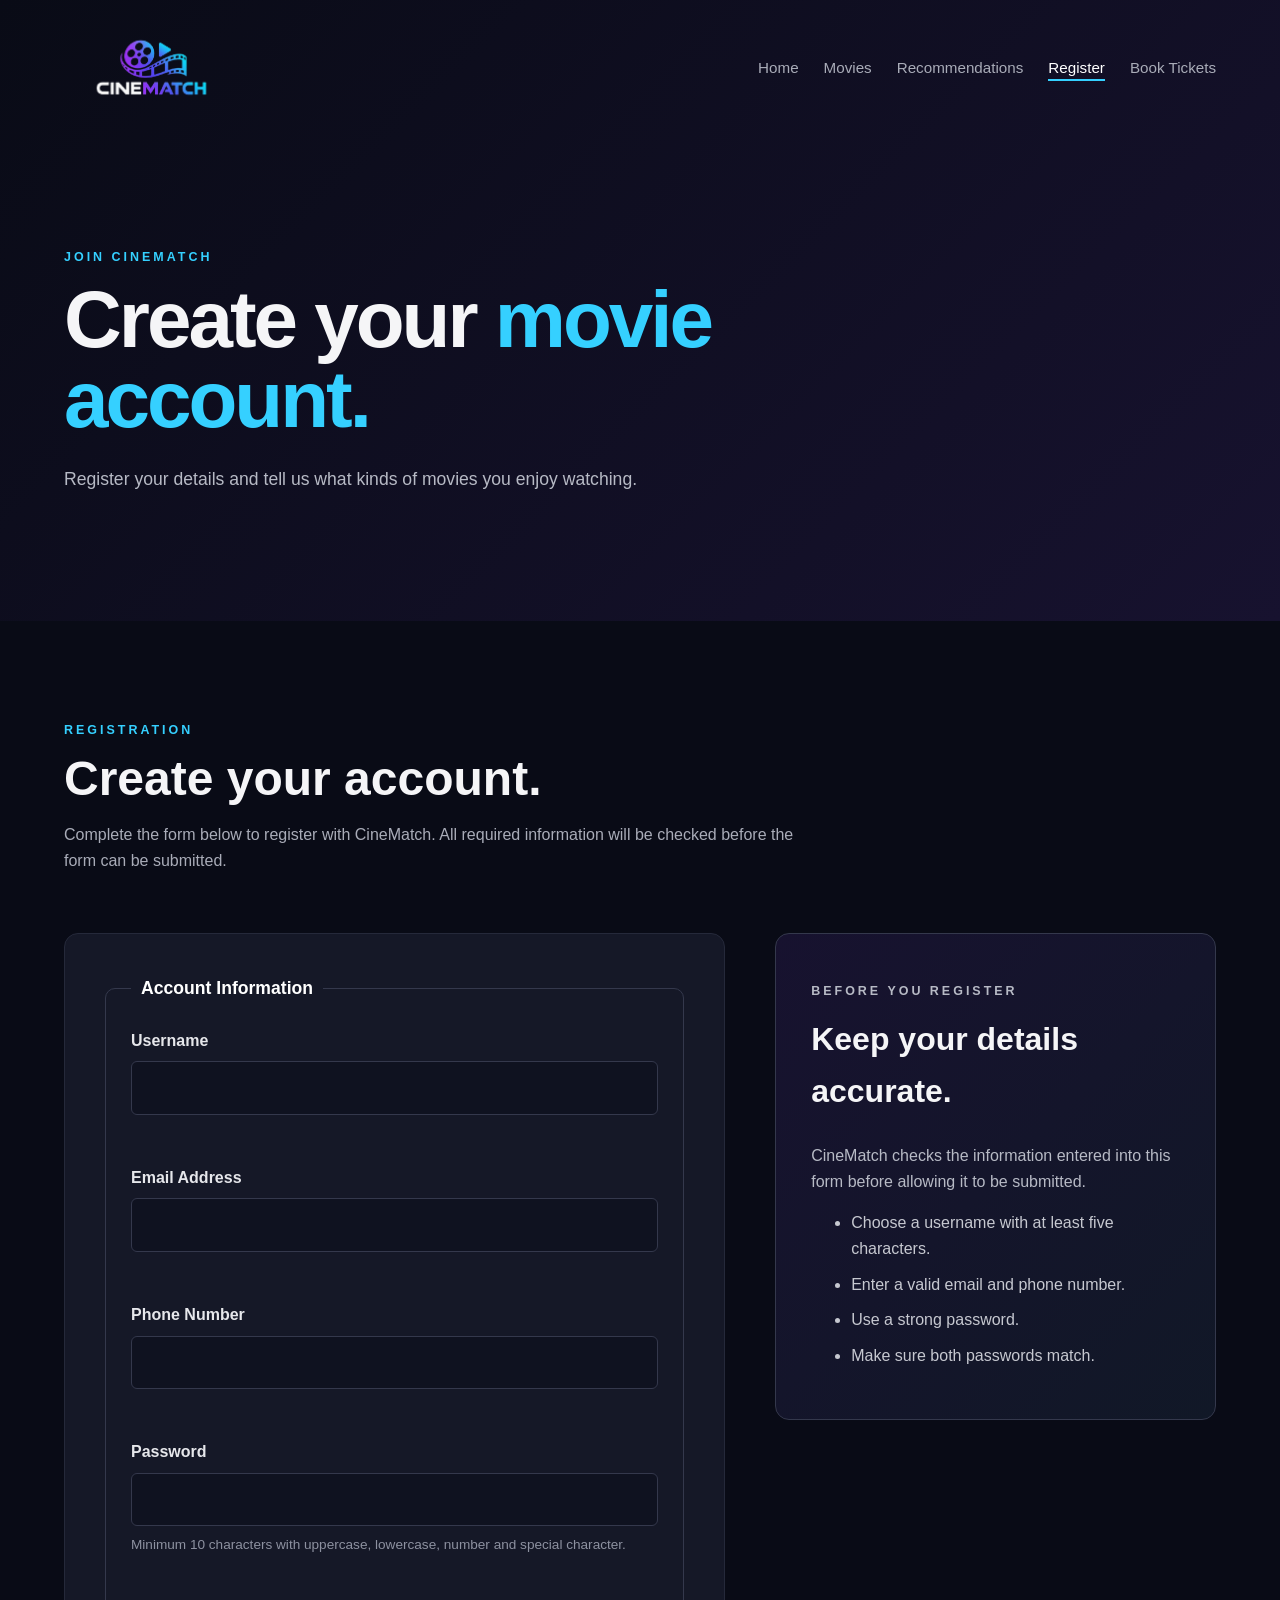
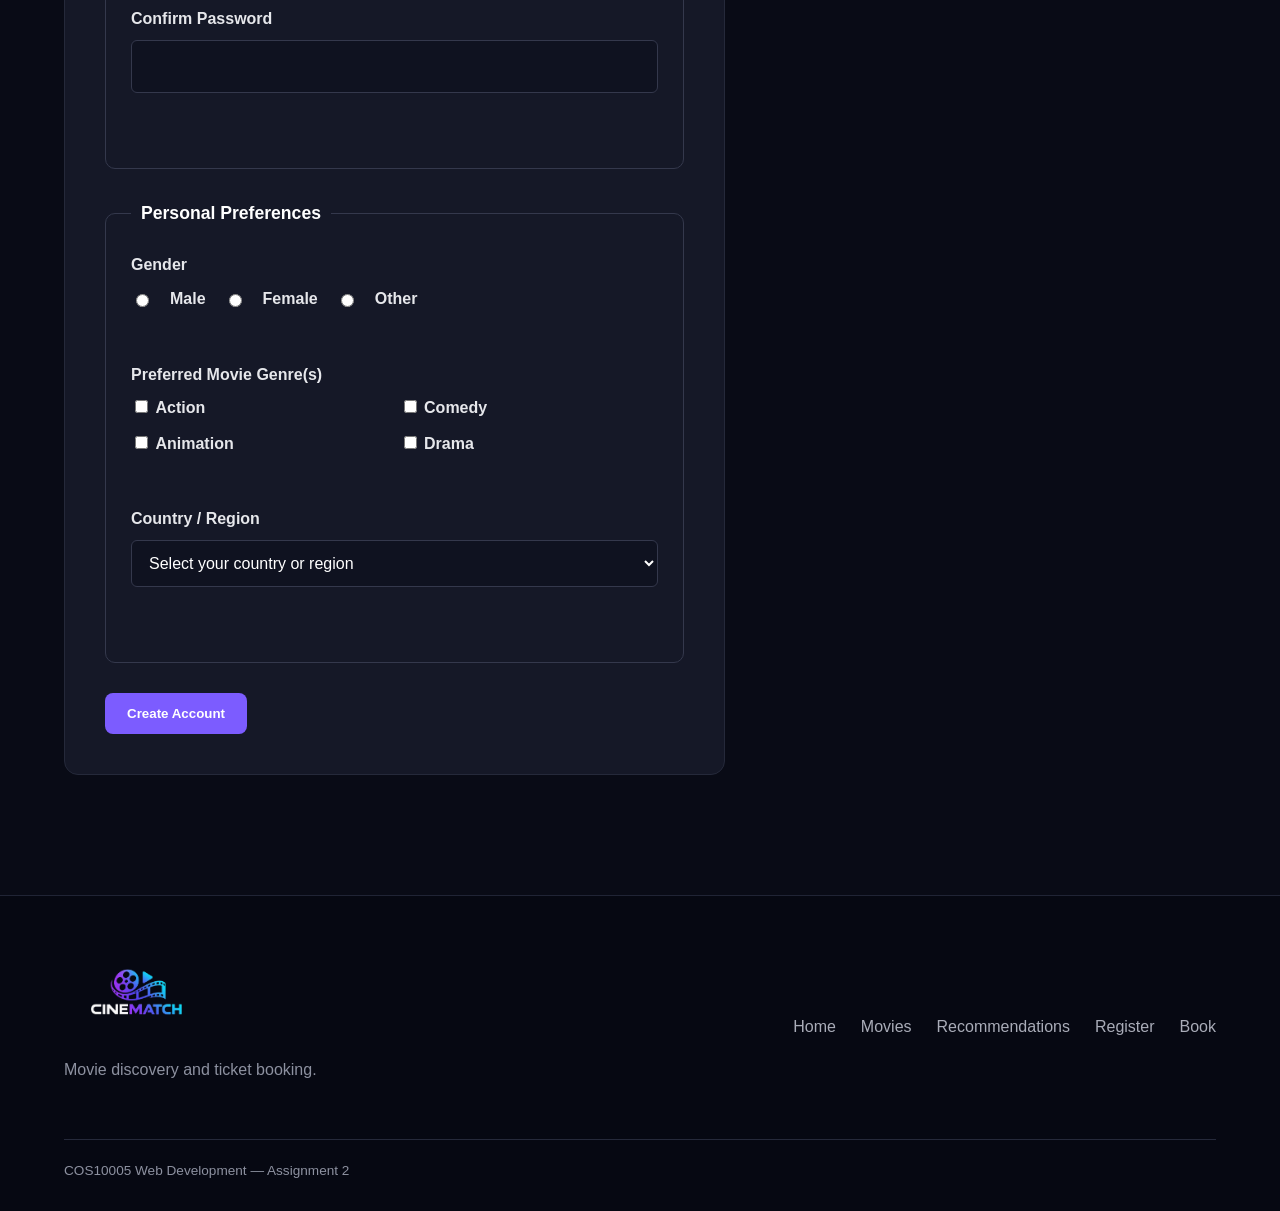
<file: assignment2/register.html>
<!DOCTYPE html>

<html lang="en">

<head>

    <meta charset="UTF-8">

    <meta name="viewport"
          content="width=device-width, initial-scale=1.0">

    <meta name="description"
          content="Register for a CineMatch account">

    <meta name="author"
          content="Mihin Premarathne">

    <title>CineMatch - Register</title>

    <link rel="stylesheet"
          href="css/style.css">

    <script src="js/script.js"
            defer></script>

</head>


<body>


    <header class="page-header">

        <nav class="navbar">

            <a href="index.html"
            class="logo">

                <img src="images/logo.png"
                    alt="CineMatch logo">

            </a>


            <ul>

                <li>
                    <a href="index.html">
                        Home
                    </a>
                </li>

                <li>
                    <a href="movies.html">
                        Movies
                    </a>
                </li>

                <li>
                    <a href="recommend.html">
                        Recommendations
                    </a>
                </li>

                <li>
                    <a href="register.html"
                       class="active">
                        Register
                    </a>
                </li>

                <li>
                    <a href="booking.html">
                        Book Tickets
                    </a>
                </li>

            </ul>

        </nav>


        <section class="page-hero">

            <p class="section-label">
                JOIN CINEMATCH
            </p>

            <h1>
                Create your
                <span>movie account.</span>
            </h1>

            <p>
                Register your details and tell us what kinds
                of movies you enjoy watching.
            </p>

        </section>

    </header>



    <main>


        <section class="form-intro">

            <p class="section-label">
                REGISTRATION
            </p>

            <h2>
                Create your account.
            </h2>

            <p>
                Complete the form below to register with CineMatch.
                All required information will be checked before
                the form can be submitted.
            </p>

        </section>



        <section class="form-section">


            <form id="registerForm"
                  class="main-form"
                  action="#"
                  method="post"
                  novalidate>


                <fieldset>

                    <legend>
                        Account Information
                    </legend>



                    <div class="form-group">

                        <label for="username">
                            Username
                        </label>

                        <input type="text"
                               id="username"
                               name="username">

                        <span class="error-message"
                              id="usernameError">
                        </span>

                    </div>



                    <div class="form-group">

                        <label for="registerEmail">
                            Email Address
                        </label>

                        <input type="email"
                               id="registerEmail"
                               name="email">

                        <span class="error-message"
                              id="registerEmailError">
                        </span>

                    </div>



                    <div class="form-group">

                        <label for="registerPhone">
                            Phone Number
                        </label>

                        <input type="text"
                               id="registerPhone"
                               name="phone">

                        <span class="error-message"
                              id="registerPhoneError">
                        </span>

                    </div>



                    <div class="form-group">

                        <label for="password">
                            Password
                        </label>

                        <input type="password"
                               id="password"
                               name="password">

                        <span class="form-hint">
                            Minimum 10 characters with uppercase,
                            lowercase, number and special character.
                        </span>

                        <span class="error-message"
                              id="passwordError">
                        </span>

                    </div>



                    <div class="form-group">

                        <label for="confirmPassword">
                            Confirm Password
                        </label>

                        <input type="password"
                               id="confirmPassword"
                               name="confirmPassword">

                        <span class="error-message"
                              id="confirmPasswordError">
                        </span>

                    </div>


                </fieldset>



                <fieldset>

                    <legend>
                        Personal Preferences
                    </legend>



                    <div class="form-group">

                        <span class="form-label">
                            Gender
                        </span>


                        <div class="option-group">

                            <input type="radio"
                                   id="genderMale"
                                   name="gender"
                                   value="Male">

                            <label for="genderMale">
                                Male
                            </label>


                            <input type="radio"
                                   id="genderFemale"
                                   name="gender"
                                   value="Female">

                            <label for="genderFemale">
                                Female
                            </label>


                            <input type="radio"
                                   id="genderOther"
                                   name="gender"
                                   value="Other">

                            <label for="genderOther">
                                Other
                            </label>

                        </div>


                        <span class="error-message"
                              id="genderError">
                        </span>

                    </div>



                    <div class="form-group">

                        <span class="form-label">
                            Preferred Movie Genre(s)
                        </span>


                        <div class="checkbox-group">

                            <div>

                                <input type="checkbox"
                                       id="genreAction"
                                       name="genres"
                                       value="Action">

                                <label for="genreAction">
                                    Action
                                </label>

                            </div>


                            <div>

                                <input type="checkbox"
                                       id="genreComedy"
                                       name="genres"
                                       value="Comedy">

                                <label for="genreComedy">
                                    Comedy
                                </label>

                            </div>


                            <div>

                                <input type="checkbox"
                                       id="genreAnimation"
                                       name="genres"
                                       value="Animation">

                                <label for="genreAnimation">
                                    Animation
                                </label>

                            </div>


                            <div>

                                <input type="checkbox"
                                       id="genreDrama"
                                       name="genres"
                                       value="Drama">

                                <label for="genreDrama">
                                    Drama
                                </label>

                            </div>

                        </div>


                        <span class="error-message"
                              id="genreError">
                        </span>

                    </div>



                    <div class="form-group">

                        <label for="country">
                            Country / Region
                        </label>

                        <select id="country"
                                name="country">

                            <option value="">
                                Select your country or region
                            </option>

                            <option value="Australia">
                                Australia
                            </option>

                            <option value="Sri Lanka">
                                Sri Lanka
                            </option>

                            <option value="India">
                                India
                            </option>

                            <option value="New Zealand">
                                New Zealand
                            </option>

                            <option value="Other">
                                Other
                            </option>

                        </select>


                        <span class="error-message"
                              id="countryError">
                        </span>

                    </div>


                </fieldset>



                <div class="form-button">

                    <input type="submit"
                           value="Create Account"
                           class="primary-button">

                </div>


            </form>



            <aside class="form-help">

                <p class="section-label">
                    BEFORE YOU REGISTER
                </p>

                <h2>
                    Keep your details accurate.
                </h2>

                <p>
                    CineMatch checks the information entered into
                    this form before allowing it to be submitted.
                </p>

                <ul>

                    <li>
                        Choose a username with at least five characters.
                    </li>

                    <li>
                        Enter a valid email and phone number.
                    </li>

                    <li>
                        Use a strong password.
                    </li>

                    <li>
                        Make sure both passwords match.
                    </li>

                </ul>

            </aside>


        </section>


    </main>



    <footer>

        <div class="footer-content">


            <div>
                <a href="index.html"
                class="logo">

                    <img src="images/logo.png"
                        alt="CineMatch logo">

                </a>

                <p>
                    Movie discovery and ticket booking.
                </p>

            </div>


            <div class="footer-links">

                <a href="index.html">
                    Home
                </a>

                <a href="movies.html">
                    Movies
                </a>

                <a href="recommend.html">
                    Recommendations
                </a>

                <a href="register.html">
                    Register
                </a>

                <a href="booking.html">
                    Book
                </a>

            </div>


        </div>


        <hr>


        <p class="copyright">
            COS10005 Web Development — Assignment 2
        </p>

    </footer>


</body>

</html>
</file>
<file: assignment2/css/style.css>
/* GLOBAL STYLES */

* {
    box-sizing: border-box;
}

html {
    scroll-behavior: smooth;
}

body {
    margin: 0;
    font-family: Arial, Helvetica, sans-serif;
    background-color: #090b16;
    color: #f5f5f7;
    line-height: 1.6;
}

img {
    max-width: 100%;
    display: block;
}

a {
    color: inherit;
}

main {
    width: 90%;
    max-width: 1200px;
    margin: 0 auto;
}


/* COMMON TEXT STYLES */

.section-label {
    color: #35d0ff;
    font-size: 0.78rem;
    font-weight: bold;
    letter-spacing: 3px;
}

.section-heading {
    margin-bottom: 40px;
}

.section-heading h2 {
    margin-top: 5px;
    font-size: 2.6rem;
}


/* HEADER AND NAVIGATION */

header {
    background-color: #090b16;
}

.navbar {
    width: 90%;
    max-width: 1200px;
    margin: 0 auto;
    padding: 24px 0;

    display: flex;
    justify-content: space-between;
    align-items: center;
}

.logo {
    display: inline-block;
    text-decoration: none;
}

.logo img {
    width: 175px;
    height: auto;
}

.navbar ul {
    margin: 0;
    padding: 0;

    display: flex;
    gap: 25px;

    list-style: none;
}

.navbar ul li {
    margin: 0;
}

.navbar ul li a {
    position: relative;
    color: #a9acb8;
    font-size: 0.95rem;
    text-decoration: none;
    padding-bottom: 5px;
    transition: color 0.3s ease;
}

.navbar ul li a:hover,
.navbar ul li a.active {
    color: white;
}

.navbar ul li a::after {
    content: "";
    position: absolute;
    left: 0;
    bottom: 0;

    width: 0;
    height: 2px;

    background-color: #35d0ff;
    transition: width 0.3s ease;
}

.navbar ul li a:hover::after,
.navbar ul li a.active::after {
    width: 100%;
}


/* BUTTONS */

.primary-button,
.secondary-button {
    display: inline-block;
    padding: 13px 22px;
    border-radius: 8px;
    font-weight: bold;
    text-decoration: none;
    cursor: pointer;

    transition:
        background-color 0.3s ease,
        color 0.3s ease,
        transform 0.3s ease;
}

.primary-button {
    background-color: #7c5cff;
    color: white;
    border: none;
}

.primary-button:hover {
    background-color: #6848e8;
    transform: translateY(-3px);
}

.secondary-button {
    color: white;
    border: 1px solid #35d0ff;
}

.secondary-button:hover {
    background-color: #35d0ff;
    color: #090b16;
    transform: translateY(-3px);
}


/* HOME PAGE HERO */

.hero {
    position: relative;
    min-height: 680px;

    display: grid;
    grid-template-columns: 1fr;

    overflow: hidden;
}

.hero-content,
.hero-image {
    grid-column: 1;
    grid-row: 1;
}

.hero-image {
    position: relative;
}

.hero-image img {
    width: 100%;
    height: 680px;
    object-fit: cover;
}

.hero-image::after {
    content: "";
    position: absolute;
    inset: 0;

    background-image:
        linear-gradient(
            90deg,
            rgba(9, 11, 22, 0.98) 0%,
            rgba(9, 11, 22, 0.82) 45%,
            rgba(9, 11, 22, 0.35) 100%
        );
}

.hero-content {
    position: relative;
    z-index: 2;

    width: 90%;
    max-width: 1200px;
    margin: 0 auto;
    padding: 110px 0;

    display: flex;
    flex-direction: column;
    justify-content: center;
}

.hero h1 {
    max-width: 760px;
    margin: 12px 0 25px;

    font-size: 5.2rem;
    line-height: 0.98;
    letter-spacing: -3px;
}

.hero h1 span {
    color: #7c5cff;
}

.hero-text {
    max-width: 620px;
    margin-bottom: 30px;
    color: #c6c8d0;
    font-size: 1.1rem;
}

.hero-buttons {
    display: flex;
    gap: 15px;
    flex-wrap: wrap;
}


/* INNER PAGE HERO */

.page-header {
    background-image:
        linear-gradient(
            135deg,
            #090b16,
            #17122f
        );
}

.page-hero {
    width: 90%;
    max-width: 1200px;
    margin: 0 auto;
    padding: 100px 0 110px;
}

.page-hero h1 {
    max-width: 850px;
    margin: 12px 0 25px;

    font-size: 5rem;
    line-height: 1;
    letter-spacing: -3px;
}

.page-hero h1 span {
    color: #35d0ff;
}

.page-hero > p:last-child {
    max-width: 650px;
    color: #b7bac5;
    font-size: 1.1rem;
}


/* HOME INTRO */

.intro-section {
    max-width: 800px;
    margin: 100px auto 70px;
    text-align: center;
}

.intro-section h2 {
    margin: 10px 0;
    font-size: 2.8rem;
    line-height: 1.15;
}

.intro-section p:last-child {
    color: #a9acb8;
}


/* HOME SERVICES */

.service-section {
    margin-bottom: 120px;
}

.service-grid {
    display: grid;
    grid-template-columns: repeat(3, 1fr);
    gap: 25px;
}

.service-card {
    padding: 35px;
    background-color: #151827;

    border: 1px solid #25293a;
    border-radius: 14px;

    transition:
        transform 0.3s ease,
        border-color 0.3s ease;
}

.service-card:hover {
    transform: translateY(-8px);
    border-color: #7c5cff;
}

.service-card > span {
    color: #35d0ff;
    font-size: 0.8rem;
    font-weight: bold;
}

.service-card h3 {
    margin: 18px 0 10px;
    font-size: 1.5rem;
}

.service-card p {
    min-height: 125px;
    color: #a9acb8;
}

.service-card a {
    color: #7c5cff;
    font-weight: bold;
    text-decoration: none;
}


/* AUDIENCE SECTION */

.audience-section {
    margin-bottom: 120px;
    padding: 60px;

    background-image:
        linear-gradient(
            135deg,
            #17122f,
            #111827
        );

    border: 1px solid #282c3d;
    border-radius: 16px;

    display: grid;
    grid-template-columns: 1.2fr 0.8fr;
    gap: 70px;
}

.audience-content h2 {
    margin: 8px 0 20px;
    font-size: 2.8rem;
    line-height: 1.1;
}

.audience-content p:last-child {
    color: #b7bac5;
}

.audience-list {
    padding: 30px;
    background-color: rgba(9, 11, 22, 0.6);

    border: 1px solid #34384c;
    border-radius: 12px;
}

.audience-list h3 {
    margin-top: 0;
}

.audience-list li {
    margin-bottom: 10px;
    color: #c3c5cf;
}


/* CALL TO ACTION */

.cta-section {
    margin-bottom: 100px;
    padding: 50px;

    background-color: #7c5cff;
    border-radius: 16px;

    display: flex;
    justify-content: space-between;
    align-items: center;
    gap: 30px;
}

.cta-section .section-label {
    color: #d9f7ff;
}

.cta-section h2 {
    margin: 5px 0 0;
    font-size: 2rem;
}

.cta-section .primary-button {
    background-color: white;
    color: #090b16;
    white-space: nowrap;
}

.cta-section .primary-button:hover {
    background-color: #35d0ff;
}


/* PAGE INTRO SECTIONS */

.movies-intro,
.recommend-intro,
.form-intro {
    max-width: 760px;
    margin: 100px 0 60px;
}

.movies-intro h2,
.recommend-intro h2,
.form-intro h2 {
    margin: 8px 0 15px;
    font-size: 3rem;
    line-height: 1.1;
}

.movies-intro p:last-child,
.recommend-intro p:last-child,
.form-intro p:last-child {
    color: #a9acb8;
}


/* MOVIE GRID */

.movie-grid {
    display: grid;
    grid-template-columns: repeat(3, 1fr);
    gap: 25px;
    margin-bottom: 120px;
}

.movie-card {
    overflow: hidden;
    background-color: #151827;

    border: 1px solid #25293a;
    border-radius: 14px;

    transition:
        transform 0.3s ease,
        border-color 0.3s ease;
}

.movie-card:hover {
    transform: translateY(-8px);
    border-color: #35d0ff;
}

.movie-card > img {
    width: 100%;
    height: 430px;
    object-fit: cover;
}

.movie-content {
    padding: 28px;
}

.movie-genre {
    margin: 0 0 8px;

    color: #35d0ff;
    font-size: 0.75rem;
    font-weight: bold;
    letter-spacing: 2px;
}

.movie-content h2 {
    margin: 0 0 15px;
    font-size: 2rem;
}

.movie-details {
    display: flex;
    gap: 8px;
    margin-bottom: 20px;
    flex-wrap: wrap;
}

.movie-details span {
    padding: 5px 10px;
    background-color: #25293a;

    border-radius: 20px;

    color: #d6d8df;
    font-size: 0.8rem;
    font-weight: bold;
}

.movie-content > p {
    color: #a9acb8;
}

.sessions {
    margin: 25px 0;

    display: flex;
    align-items: center;
    gap: 8px;
    flex-wrap: wrap;
}

.sessions strong {
    width: 100%;
}

.sessions span {
    padding: 6px 10px;

    background-color: #0f1220;

    border: 1px solid #34384c;
    border-radius: 5px;

    color: #c6c8d0;
    font-size: 0.8rem;
}


/* RECOMMENDATION PAGE */

.recommend-section {
    margin-bottom: 100px;

    display: grid;
    grid-template-columns: 1.2fr 0.8fr;
    gap: 50px;
    align-items: start;
}

.recommend-form,
.main-form {
    padding: 40px;

    background-color: #151827;

    border: 1px solid #25293a;
    border-radius: 14px;
}

.recommend-help,
.form-help,
.booking-summary {
    padding: 35px;

    background-image:
        linear-gradient(
            135deg,
            #17122f,
            #111827
        );

    border: 1px solid #34384c;
    border-radius: 14px;
}

.recommend-help h2,
.form-help h2,
.booking-summary h2 {
    margin-top: 8px;
    font-size: 2rem;
}

.recommend-help p,
.form-help p,
.booking-summary p {
    color: #b7bac5;
}

.recommend-help li,
.form-help li,
.booking-summary li {
    margin-bottom: 10px;
    color: #c6c8d0;
}


/* FORMS */

fieldset {
    margin: 0 0 30px;
    padding: 25px;

    border: 1px solid #34384c;
    border-radius: 10px;
}

legend {
    padding: 0 10px;

    color: white;
    font-size: 1.1rem;
    font-weight: bold;
}

.form-group {
    margin-bottom: 22px;

    display: flex;
    flex-direction: column;
    gap: 8px;
}

.form-group label,
.form-label {
    color: #e6e7eb;
    font-weight: bold;
}

.form-group input[type="text"],
.form-group input[type="email"],
.form-group input[type="password"],
.form-group input[type="number"],
.form-group input[type="datetime-local"],
.form-group select,
.form-group textarea {
    width: 100%;
    padding: 13px;

    font: inherit;

    background-color: #0f1220;
    color: white;

    border: 1px solid #34384c;
    border-radius: 6px;
}

.form-group textarea {
    resize: vertical;
}

.form-group input:focus,
.form-group select:focus,
.form-group textarea:focus {
    outline: 2px solid #35d0ff;
    border-color: #35d0ff;
}

.form-group option {
    background-color: #0f1220;
    color: white;
}

.option-group {
    display: flex;
    gap: 18px;
    flex-wrap: wrap;
}

.checkbox-group {
    display: grid;
    grid-template-columns: repeat(2, 1fr);
    gap: 10px;
}

.single-checkbox {
    margin-top: 10px;

    display: flex;
    align-items: center;
    gap: 8px;
}

.form-hint {
    color: #8d91a0;
    font-size: 0.85rem;
}

.error-message {
    min-height: 20px;
    color: #ff6b7a;
    font-size: 0.85rem;
    font-weight: bold;
}

.form-button {
    margin-top: 20px;
}


/* REGISTRATION PAGE */

.form-section {
    margin-bottom: 120px;

    display: grid;
    grid-template-columns: 1.2fr 0.8fr;
    gap: 50px;
    align-items: start;
}


/* RECOMMENDATION RESULT */

.recommendation-result[hidden] {
    display: none;
}

.recommendation-result {
    display: grid;
    grid-template-columns: 260px 1fr;
    gap: 45px;
    align-items: center;

    margin-top: 40px;
    margin-bottom: 100px;
    padding: 35px;

    background:
        linear-gradient(
            135deg,
            rgba(124, 92, 255, 0.12),
            rgba(53, 208, 255, 0.04)
        );

    border: 1px solid #353a50;
    border-radius: 16px;
}

.recommendation-image {
    width: 100%;
}

.recommendation-image img {
    width: 100%;
    display: block;

    aspect-ratio: 2 / 3;
    object-fit: cover;

    border-radius: 12px;
}

.recommendation-content {
    min-width: 0;
}

.recommendation-content h2 {
    margin: 10px 0 20px;
    font-size: 2.2rem;
}

.recommendation-content p {
    margin-bottom: 28px;
    line-height: 1.7;
    color: #c6c8d0;
}

.recommendation-content .section-label {
    color: #35d0ff;
}

.recommendation-content .button {
    display: inline-block;
    padding: 13px 22px;

    background-color: #7c5cff;
    color: #ffffff;

    text-decoration: none;
    font-weight: bold;

    border-radius: 8px;
    transition: 0.2s;
}

.recommendation-content .button:hover {
    background-color: #6848e8;
}


/* BOOKING PAGE */

.booking-section {
    margin-bottom: 120px;

    display: grid;
    grid-template-columns: 1.3fr 0.7fr;
    gap: 50px;
    align-items: start;
}

.booking-cost {
    padding: 20px;
    background-color: #0f1220;

    border: 1px solid #34384c;
    border-radius: 8px;

    display: flex;
    justify-content: space-between;
    align-items: center;
}

.booking-cost strong {
    color: #35d0ff;
    font-size: 1.8rem;
}

.conditional-fields {
    margin-top: 20px;
    padding: 20px;

    background-color: #101322;

    border: 1px solid #34384c;
    border-radius: 8px;
}


/* FOOTER */

footer {
    padding: 60px 5% 30px;

    background-color: #060812;
    color: #8d91a0;

    border-top: 1px solid #202435;
}

.footer-content {
    max-width: 1200px;
    margin: 0 auto;

    display: flex;
    justify-content: space-between;
    gap: 40px;
}

.footer-content .logo {
    display: inline-block;
    margin-bottom: 5px;
}

.footer-content .logo img {
    width: 145px;
}

.footer-links {
    display: flex;
    align-items: center;
    gap: 25px;
}

.footer-links a {
    color: #a9acb8;
    text-decoration: none;
}

.footer-links a:hover {
    color: #35d0ff;
}

footer hr {
    max-width: 1200px;
    margin: 40px auto 20px;

    border: none;
    border-top: 1px solid #25293a;
}

.copyright {
    max-width: 1200px;
    margin: auto;
    font-size: 0.85rem;
}


/* TABLET */

@media screen and (max-width: 1023px) {

    .hero h1 {
        font-size: 4.2rem;
    }

    .movie-grid,
    .service-grid {
        grid-template-columns: repeat(2, 1fr);
    }

    .audience-section,
    .recommend-section,
    .form-section,
    .booking-section {
        grid-template-columns: 1fr;
    }

    .recommendation-result {
        grid-template-columns: 220px 1fr;
        gap: 30px;
    }
}


/* MOBILE */

@media screen and (max-width: 767px) {

    main {
        width: 92%;
    }

    .navbar {
        width: 92%;
        flex-direction: column;
        align-items: flex-start;
        gap: 18px;
    }

    .navbar ul {
        width: 100%;
        flex-wrap: wrap;
        gap: 10px 18px;
    }

    .navbar ul li a {
        font-size: 0.85rem;
    }

    .hero {
        min-height: 600px;
    }

    .hero-image img {
        height: 600px;
    }

    .hero-image::after {
        background-image:
            linear-gradient(
                180deg,
                rgba(9, 11, 22, 0.55),
                rgba(9, 11, 22, 0.98)
            );
    }

    .hero-content {
        width: 92%;
        padding: 80px 0;
    }

    .hero h1 {
        font-size: 3rem;
        letter-spacing: -2px;
    }

    .hero-text {
        font-size: 1rem;
    }

    .page-hero {
        width: 92%;
        padding: 60px 0 70px;
    }

    .page-hero h1 {
        font-size: 3.2rem;
        letter-spacing: -2px;
    }

    .intro-section {
        margin: 70px auto 40px;
    }

    .intro-section h2 {
        font-size: 2rem;
    }

    .service-grid,
    .movie-grid {
        grid-template-columns: 1fr;
    }

    .service-card p {
        min-height: auto;
    }

    .audience-section {
        padding: 30px;
        grid-template-columns: 1fr;
        gap: 30px;
    }

    .audience-content h2 {
        font-size: 2rem;
    }

    .cta-section {
        padding: 30px;
        flex-direction: column;
        align-items: flex-start;
    }

    .movies-intro,
    .recommend-intro,
    .form-intro {
        margin: 70px 0 40px;
    }

    .movies-intro h2,
    .recommend-intro h2,
    .form-intro h2 {
        font-size: 2.1rem;
    }

    .movie-card > img {
        height: 420px;
    }

    .movie-content {
        padding: 25px;
    }

    .recommend-section,
    .form-section,
    .booking-section {
        grid-template-columns: 1fr;
        gap: 30px;
    }

    .recommend-form,
    .main-form {
        padding: 25px;
    }

    .checkbox-group {
        grid-template-columns: 1fr;
    }

    .recommendation-result {
        grid-template-columns: 1fr;
        padding: 25px;
    }

    .recommendation-image {
        max-width: 280px;
        margin: 0 auto;
    }

    .recommendation-content {
        text-align: left;
    }

    .recommendation-content h2 {
        font-size: 1.8rem;
    }

    .footer-content {
        flex-direction: column;
    }

    .footer-links {
        flex-wrap: wrap;
        gap: 15px;
    }
}
</file>
